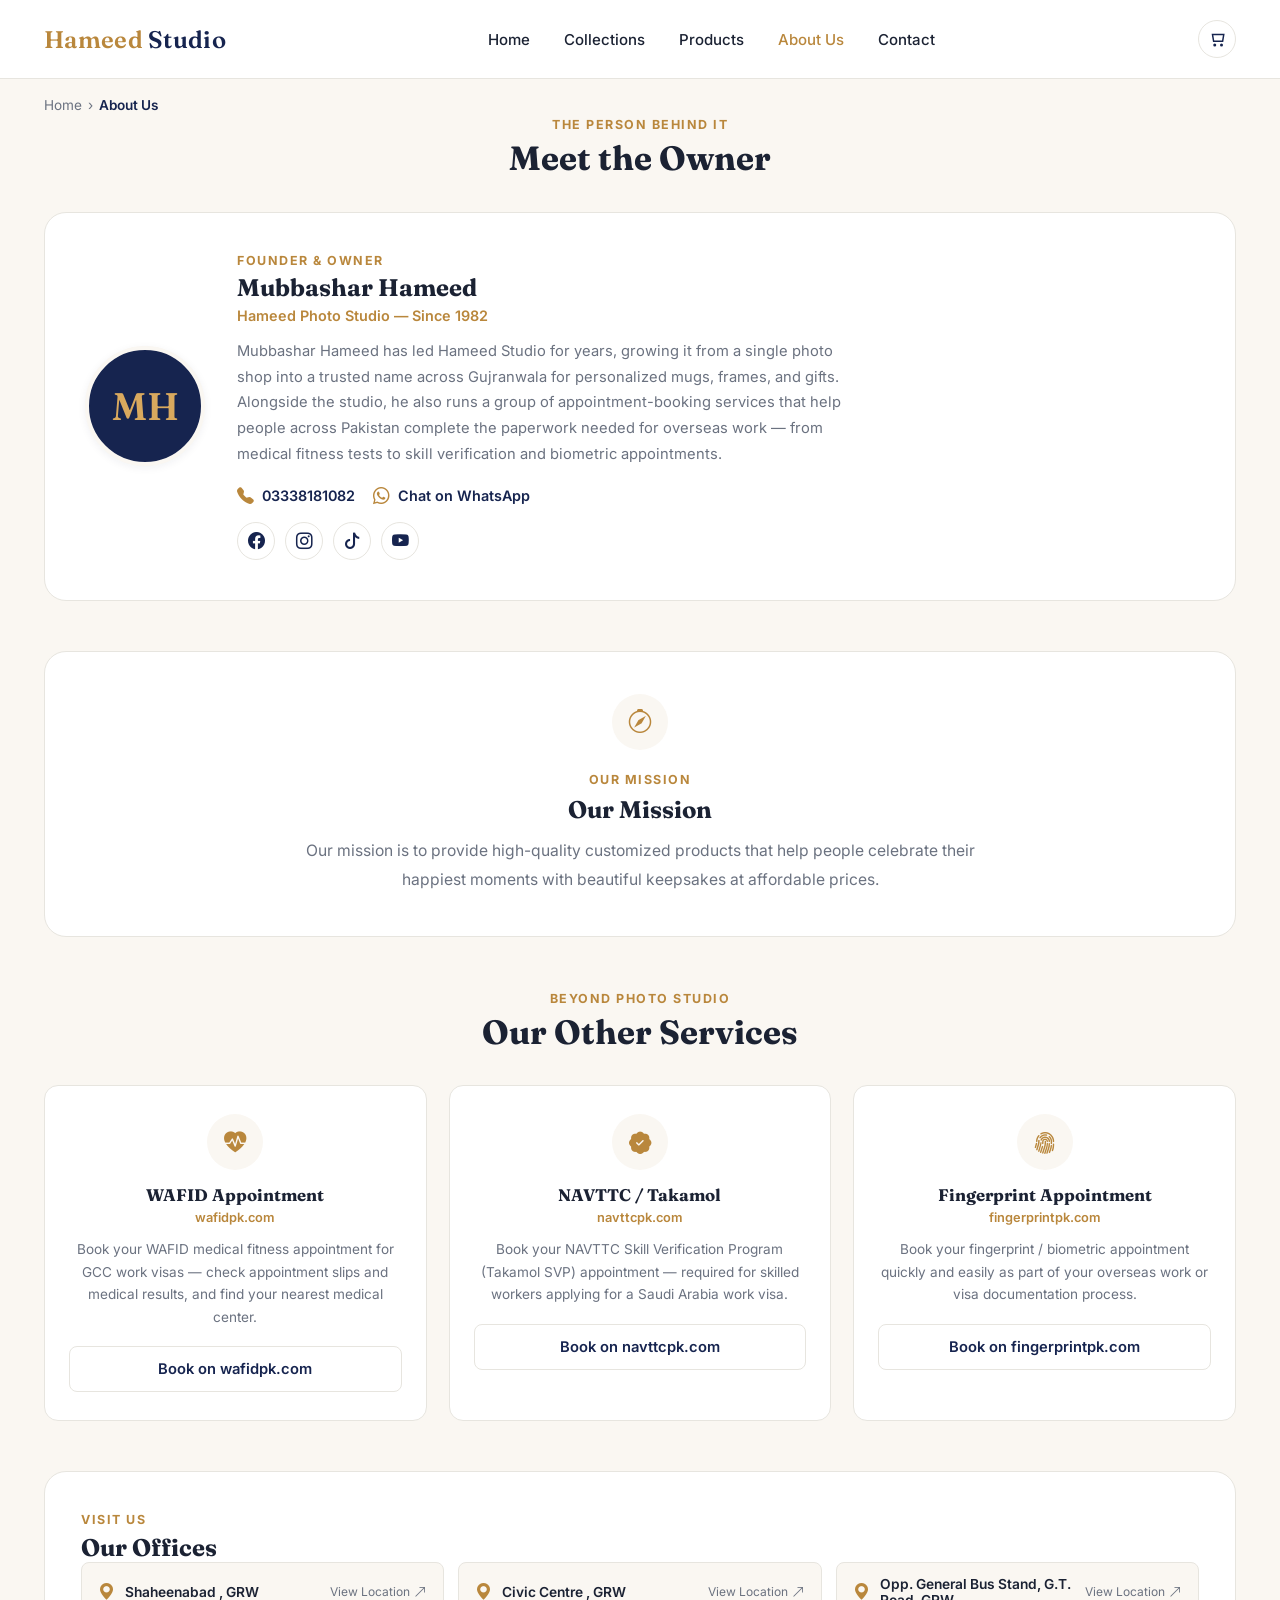
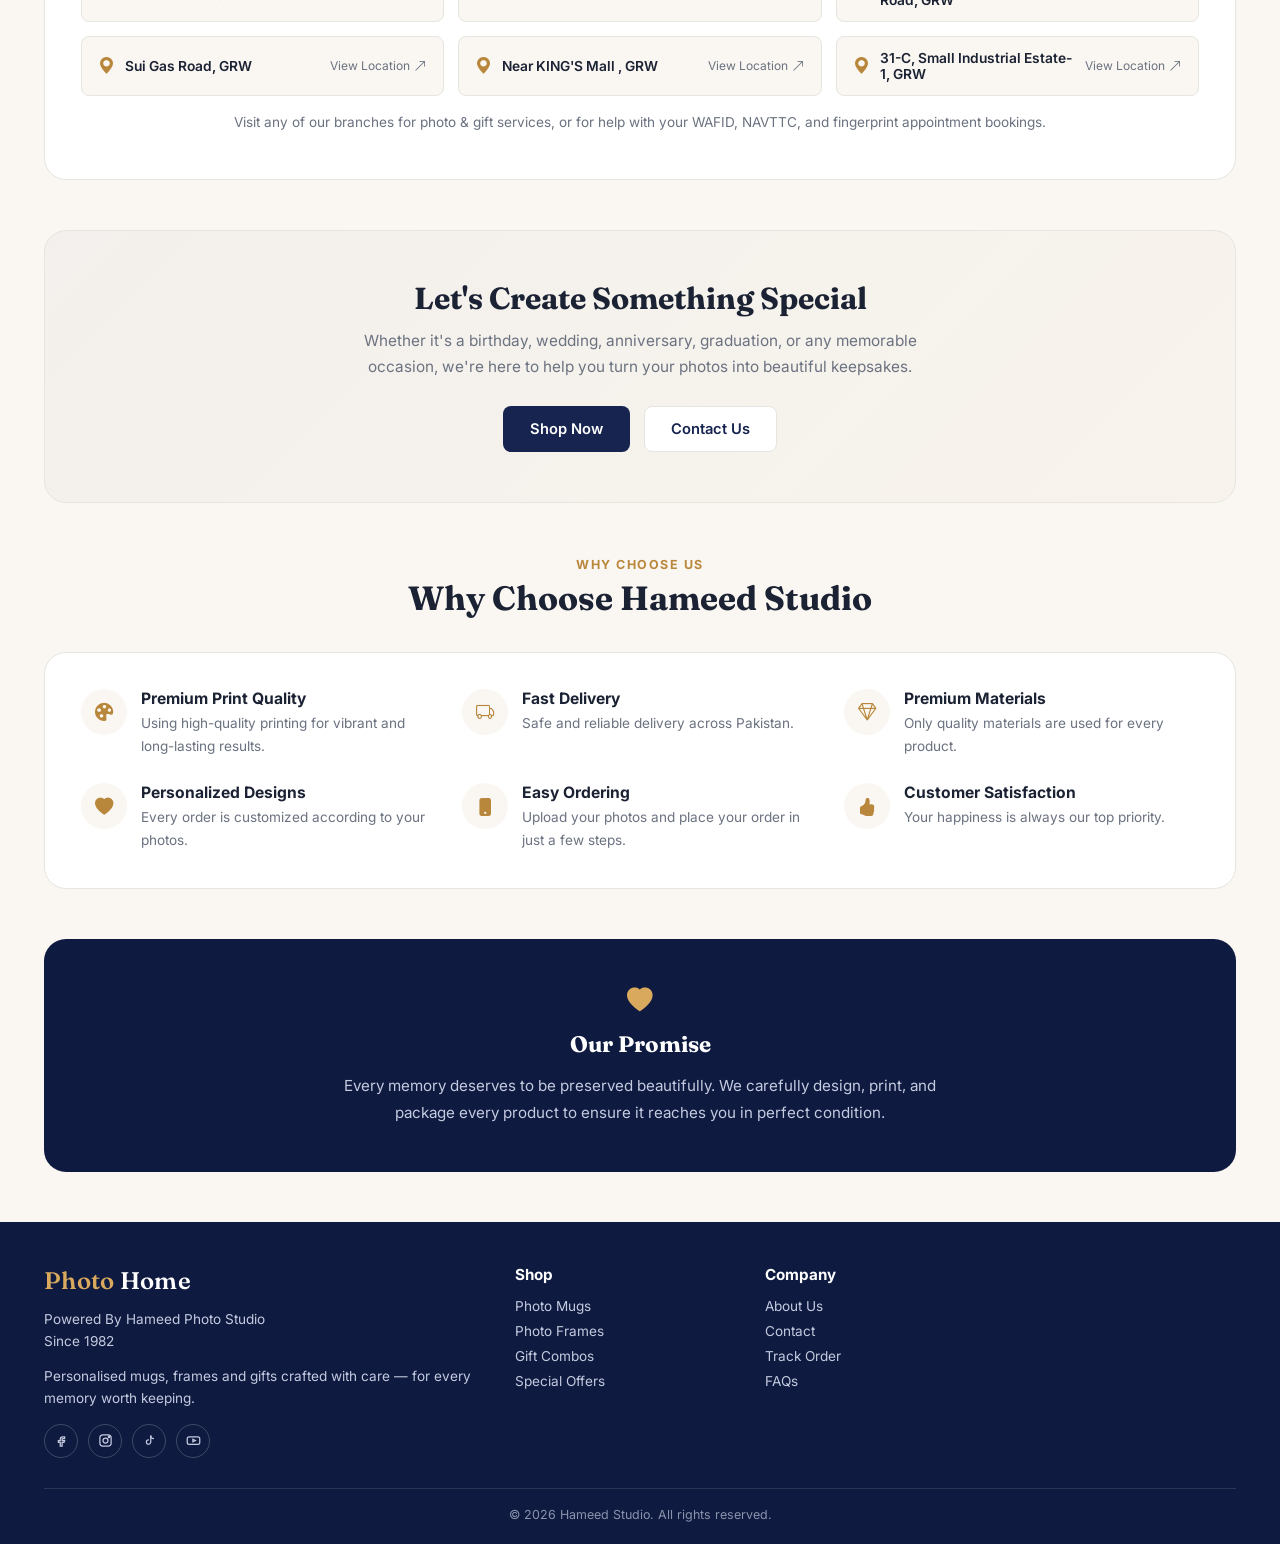
<file: about.html>
<!DOCTYPE html>
<html lang="en">
<head>
<meta charset="UTF-8">
<meta name="viewport" content="width=device-width, initial-scale=1.0">
<title>About Us — Hameed Studio</title>
  <link rel="icon" type="image/png" href="f.png">

<link rel="preconnect" href="https://fonts.googleapis.com">
<link href="https://fonts.googleapis.com/css2?family=Fraunces:wght@500;600;700&family=Inter:wght@400;500;600;700&display=swap" rel="stylesheet">
<link rel="stylesheet" href="https://cdn.jsdelivr.net/npm/bootstrap-icons@1.11.3/font/bootstrap-icons.css">
<link rel="stylesheet" href="css/style.css">
<style>
  /* ---------- About page (scoped additions, on-brand) ---------- */
  .about-hero{
    background:var(--navy);
    border-radius:var(--radius-lg);
    padding:56px 40px;
    margin:26px 0 50px;
    color:#fff;
    text-align:center;
  }
  .about-hero .eyebrow{color:var(--gold-light);}
  .about-hero h1{
    color:#fff;
    font-size:clamp(1.9rem,4vw,2.7rem);
    margin:10px 0 18px;
  }
  .about-hero p{
    color:#d9ddea;
    max-width:680px;
    margin:0 auto 10px;
    font-size:1rem;
    line-height:1.8;
  }

  .about-mission{
    background:#fff;
    border:1px solid var(--border);
    border-radius:var(--radius-lg);
    padding:42px;
    text-align:center;
    margin-bottom:50px;
  }
  .about-mission .icon-circle{
    width:56px;height:56px;
    border-radius:50%;
    background:var(--cream);
    display:flex;align-items:center;justify-content:center;
    margin:0 auto 18px;
  }
  .about-mission .icon-circle i{font-size:1.5rem;color:var(--gold);}
  .about-mission h2{font-size:1.5rem;margin-bottom:14px;}
  .about-mission p{
    max-width:680px;
    margin:0 auto;
    color:var(--muted);
    font-size:.98rem;
    line-height:1.8;
  }

  .offer-grid{
    display:grid;
    grid-template-columns:repeat(4,1fr);
    gap:16px;
    margin-bottom:50px;
  }
  .offer-item{
    background:#fff;
    border:1px solid var(--border);
    border-radius:var(--radius);
    padding:20px 18px;
    display:flex;
    align-items:center;
    gap:12px;
    font-weight:600;
    font-size:.92rem;
    color:var(--text);
    transition:box-shadow .15s ease, transform .15s ease, border-color .15s ease;
  }
  .offer-item:hover{
    box-shadow:var(--shadow-sm);
    transform:translateY(-2px);
    border-color:var(--gold-light);
  }
  .offer-item .check{
    width:30px;height:30px;
    border-radius:50%;
    background:var(--cream);
    color:var(--gold);
    display:flex;align-items:center;justify-content:center;
    flex:none;
    font-size:.9rem;
  }

  .why-strip{
    background:#fff;
    border:1px solid var(--border);
    border-radius:var(--radius-lg);
    padding:36px;
    display:grid;
    grid-template-columns:repeat(3,1fr);
    gap:26px;
    margin-bottom:50px;
  }
  .why-item{display:flex;gap:14px;align-items:flex-start;}
  .why-item .icon-circle{
    width:46px;height:46px;
    border-radius:50%;
    background:var(--cream);
    display:flex;align-items:center;justify-content:center;
    flex:none;
  }
  .why-item .icon-circle i{font-size:1.15rem;color:var(--gold);}
  .why-item b{display:block;font-size:.98rem;margin-bottom:4px;}
  .why-item span{font-size:.85rem;color:var(--muted);line-height:1.6;}

  .about-promise{
    background:var(--navy-dark);
    border-radius:var(--radius-lg);
    padding:46px 40px;
    text-align:center;
    color:#fff;
    margin-bottom:50px;
  }
  .about-promise i.bi-heart-fill{font-size:1.6rem;color:var(--gold-light);margin-bottom:16px;display:block;}
  .about-promise h2{color:#fff;font-size:1.4rem;margin-bottom:14px;}
  .about-promise p{
    color:#c4cae0;
    max-width:620px;
    margin:0 auto;
    font-size:.95rem;
    line-height:1.8;
  }

  /* ---------- Meet the Owner ---------- */
  .owner-section{
    background:#fff;
    border:1px solid var(--border);
    border-radius:var(--radius-lg);
    padding:40px;
    margin-bottom:50px;
    display:flex;
    align-items:center;
    gap:32px;
    flex-wrap:wrap;
  }
  .owner-photo{
    width:120px;height:120px;
    border-radius:50%;
    background:var(--navy);
    color:var(--gold-light);
    display:flex;align-items:center;justify-content:center;
    font-family:var(--font-display);
    font-size:2.4rem;
    font-weight:600;
    flex:none;
    border:4px solid var(--cream);
    box-shadow:var(--shadow-sm);
  }
  .owner-details{flex:1;min-width:240px;}
  .owner-details .eyebrow{display:block;margin-bottom:6px;}
  .owner-details h2{font-size:1.5rem;margin-bottom:6px;}
  .owner-details .owner-role{color:var(--gold);font-weight:600;font-size:.9rem;margin-bottom:14px;}
  .owner-details p{color:var(--muted);font-size:.92rem;line-height:1.75;margin-bottom:18px;max-width:620px;}
  .owner-contact-row{display:flex;align-items:center;gap:18px;flex-wrap:wrap;margin-bottom:16px;}
  .owner-contact-row a{
    display:inline-flex;align-items:center;gap:8px;
    font-weight:600;font-size:.9rem;color:var(--navy);
  }
  .owner-contact-row a:hover{color:var(--gold);}
  .owner-contact-row i{color:var(--gold);font-size:1.05rem;}
  .owner-social-row{display:flex;gap:10px;}
  .owner-social-row a{
    width:38px;height:38px;
    border-radius:50%;
    border:1px solid var(--border);
    display:flex;align-items:center;justify-content:center;
    color:var(--navy);
    transition:background .15s ease, border-color .15s ease, color .15s ease;
  }
  .owner-social-row a:hover{background:var(--navy);border-color:var(--navy);color:#fff;}
  .owner-social-row i{font-size:1.05rem;}

  /* ---------- Other Websites / Services ---------- */
  .services-grid{
    display:grid;
    grid-template-columns:repeat(3,1fr);
    gap:22px;
    margin-bottom:50px;
  }
  .service-card{
    background:#fff;
    border:1px solid var(--border);
    border-radius:var(--radius);
    padding:28px 24px;
    text-align:center;
    transition:box-shadow .15s ease, transform .15s ease;
  }
  .service-card:hover{box-shadow:var(--shadow);transform:translateY(-3px);}
  .service-card .icon-circle{
    width:56px;height:56px;
    border-radius:50%;
    background:var(--cream);
    display:flex;align-items:center;justify-content:center;
    margin:0 auto 16px;
  }
  .service-card .icon-circle i{font-size:1.4rem;color:var(--gold);}
  .service-card h3{font-size:1.05rem;margin-bottom:4px;}
  .service-card .service-domain{
    display:block;
    font-size:.8rem;
    color:var(--gold);
    font-weight:600;
    margin-bottom:12px;
  }
  .service-card p{font-size:.85rem;color:var(--muted);line-height:1.65;margin-bottom:18px;min-height:66px;}
  .service-card .btn{width:100%;}

  /* ---------- Offices ---------- */
  .offices-section{
    background:#fff;
    border:1px solid var(--border);
    border-radius:var(--radius-lg);
    padding:36px;
    margin-bottom:50px;
  }
  .offices-section .store-item{
    background:var(--cream);
    border:1px solid var(--border);
  }
  .offices-section .store-item:hover{
    background:#fff;
    border-color:var(--gold);
    box-shadow:var(--shadow-sm);
  }
  .offices-section .store-name{color:var(--text);}
  .offices-section .store-view{color:var(--muted);}
  .offices-section .store-item i.bi-geo-alt-fill{color:var(--gold);}
  .offices-note{
    font-size:.85rem;
    color:var(--muted);
    margin-top:18px;
    text-align:center;
  }

  .about-cta{
    text-align:center;
    padding:50px 24px;
    background:linear-gradient(135deg, #16244f08 0%, #b9873c08 100%);
    border-radius:var(--radius-lg);
    border:1px solid var(--border);
    margin-bottom:50px;
  }
  .about-cta h2{font-size:clamp(1.4rem,3vw,1.9rem);margin-bottom:12px;}
  .about-cta p{
    max-width:560px;
    margin:0 auto 26px;
    color:var(--muted);
    font-size:.96rem;
    line-height:1.7;
  }
  .about-cta .cta-buttons{
    display:flex;
    justify-content:center;
    gap:14px;
    flex-wrap:wrap;
  }

  @media (max-width:1024px){
    .offer-grid{grid-template-columns:repeat(2,1fr);}
    .why-strip{grid-template-columns:repeat(2,1fr);}
    .services-grid{grid-template-columns:1fr 1fr;}
  }
  @media (max-width:768px){
    .about-hero,.about-mission,.about-promise{padding:32px 22px;}
    .why-strip{grid-template-columns:1fr;padding:26px;}
    .offer-grid{grid-template-columns:1fr 1fr;}
    .owner-section{padding:28px;text-align:center;justify-content:center;}
    .owner-contact-row,.owner-social-row{justify-content:center;}
    .services-grid{grid-template-columns:1fr;}
    .offices-section{padding:26px;}
  }
  @media (max-width:520px){
    .offer-grid{grid-template-columns:1fr;}
    .cta-buttons{flex-direction:column;}
    .cta-buttons .btn{width:100%;}
  }
</style>
</head>
<body>
  <header class="site-header">
      <div class="container">
        <a href="index.html" class="logo">Hameed <span>Studio</span></a>
        <nav class="main-nav">
          <a href="index.html" >Home</a>
          <a href="./coll.html">Collections</a>
          <a href="products.html">Products</a>
          <a href="about.html" class="active">About Us</a>
          <a href="contact.html">Contact</a>
        </nav>
        <div class="header-icons">
          
          <a href="cart.html" class="icon-btn" aria-label="Cart">
            <svg viewBox="0 0 24 24" fill="none" stroke="currentColor" stroke-width="2">
              <path d="M6 6h15l-1.5 9h-12z" />
              <circle cx="9" cy="20" r="1" />
              <circle cx="18" cy="20" r="1" />
            </svg>
            <span class="cart-count">0</span>
          </a>
        
          <button class="hamburger" aria-label="Menu">
            <svg viewBox="0 0 24 24" fill="none" stroke="currentColor" stroke-width="2">
              <path d="M3 6h18M3 12h18M3 18h18" />
            </svg>
          </button>
        </div>
      </div>
      <nav class="mobile-nav">
        <a href="index.html">Home</a>
        <a href="coll.html">Collections</a>
        <a href="products.html">Products</a>
        <a href="about.html">About Us</a>
        <a href="contact.html">Contact</a>
      </nav>
    </header>

<div class="container">
  <div class="breadcrumb">
    <a href="index.html">Home</a><span class="sep">›</span><span class="current">About Us</span>
  </div>


  <!-- Meet the Owner -->
  <div class="section-head contact-section-head">
    <span class="eyebrow">The Person Behind It</span>
    <h2 style="margin-top:6px;">Meet the Owner</h2>
  </div>
  <div class="owner-section">
    <div class="owner-photo">MH</div>
    <div class="owner-details">
      <span class="eyebrow">Founder &amp; Owner</span>
      <h2>Mubbashar Hameed</h2>
      <div class="owner-role">Hameed Photo Studio — Since 1982</div>
      <p>Mubbashar Hameed has led Hameed Studio for years, growing it from a single photo shop into a trusted name across Gujranwala for personalized mugs, frames, and gifts. Alongside the studio, he also runs a group of appointment-booking services that help people across Pakistan complete the paperwork needed for overseas work — from medical fitness tests to skill verification and biometric appointments.</p>
      <div class="owner-contact-row">
        <a href="tel:+923338181082"><i class="bi bi-telephone-fill"></i> 03338181082</a>
        <a href="https://wa.me/923338181082" target="_blank" rel="noopener noreferrer"><i class="bi bi-whatsapp"></i> Chat on WhatsApp</a>
      </div>
      <div class="owner-social-row">
        <a href="https://www.facebook.com/share/1FpU9w5zaE/?mibextid=wwXIfr" target="_blank" rel="noopener noreferrer" aria-label="Facebook"><i class="bi bi-facebook"></i></a>
        <a href="https://www.instagram.com/photohome92?utm_source=ig_web_button_share_sheet&igsh=ZDNlZDc0MzIxNw==" target="_blank" rel="noopener noreferrer" aria-label="Instagram"><i class="bi bi-instagram"></i></a>
        <a href="https://www.tiktok.com/@mubbasharhameed?_r=1&_d=el9mgd0d287khg&sec_uid=MS4wLjABAAAAEWGDdGhFYpXPYLI64K3etRBabU9BoQK030XQkEzIUqg5eX-70fOCUuhP2rF45krd&share_author_id=6718066188109317126&sharer_language=en&source=h5_m&u_code=d7ci6beak2mieh&item_author_type=1&utm_source=copy&tt_from=copy&enable_checksum=1&utm_medium=ios&share_link_id=FFA231FA-F292-4E8D-B7E1-EBB115551BD9&user_id=6718066188109317126&sec_user_id=MS4wLjABAAAAEWGDdGhFYpXPYLI64K3etRBabU9BoQK030XQkEzIUqg5eX-70fOCUuhP2rF45krd&social_share_type=4&ug_btm=b8727,b0&utm_campaign=client_share&share_app_id=1233" target="_blank" rel="noopener noreferrer" aria-label="TikTok"><i class="bi bi-tiktok"></i></a>
        <a href="https://youtube.com/@hameedphotostudio9298?si=7_X4aQQ2ddpOKIj0" target="_blank" rel="noopener noreferrer" aria-label="YouTube"><i class="bi bi-youtube"></i></a>
      </div>
    </div>
  </div>
  <!-- 2. Our Mission -->
  <div class="about-mission">
    <div class="icon-circle"><i class="bi bi-compass"></i></div>
    <span class="eyebrow">Our Mission</span>
    <h2 style="margin-top:8px;">Our Mission</h2>
    <p>Our mission is to provide high-quality customized products that help people celebrate their happiest moments with beautiful keepsakes at affordable prices.</p>
  </div>




  <!-- Our Other Websites / Services -->
  <div class="section-head contact-section-head">
    <span class="eyebrow">Beyond Photo Studio</span>
    <h2 style="margin-top:6px;">Our Other Services</h2>
  </div>
  <div class="services-grid">
    <div class="service-card">
      <div class="icon-circle"><i class="bi bi-heart-pulse-fill"></i></div>
      <h3>WAFID Appointment</h3>
      <span class="service-domain">wafidpk.com</span>
      <p>Book your WAFID medical fitness appointment for GCC work visas — check appointment slips and medical results, and find your nearest medical center.</p>
      <a href="https://wafidpk.com" target="_blank" rel="noopener noreferrer" class="btn btn-outline">Book on wafidpk.com</a>
    </div>
    <div class="service-card">
      <div class="icon-circle"><i class="bi bi-patch-check-fill"></i></div>
      <h3>NAVTTC / Takamol</h3>
      <span class="service-domain">navttcpk.com</span>
      <p>Book your NAVTTC Skill Verification Program (Takamol SVP) appointment — required for skilled workers applying for a Saudi Arabia work visa.</p>
      <a href="https://navttcpk.com" target="_blank" rel="noopener noreferrer" class="btn btn-outline">Book on navttcpk.com</a>
    </div>
    <div class="service-card">
      <div class="icon-circle"><i class="bi bi-fingerprint"></i></div>
      <h3>Fingerprint Appointment</h3>
      <span class="service-domain">fingerprintpk.com</span>
      <p>Book your fingerprint / biometric appointment quickly and easily as part of your overseas work or visa documentation process.</p>
      <a href="https://fingerprintpk.com" target="_blank" rel="noopener noreferrer" class="btn btn-outline">Book on fingerprintpk.com</a>
    </div>
  </div>

  <!-- Our Offices -->
  <div class="offices-section">
    <div class="contact-section-head">
      <span class="eyebrow">Visit Us</span>
      <h2 style="margin-top:6px;">Our Offices</h2>
    </div>
    <div class="store-grid">
      <a class="store-item" href="https://maps.app.goo.gl/Ns7Nab46HfmEYiUe8" target="_blank" rel="noopener noreferrer">
        <i class="bi bi-geo-alt-fill"></i>
        <span class="store-name">Shaheenabad , GRW</span>
        <span class="store-view">View Location <i class="bi bi-arrow-up-right"></i></span>
      </a>
      <a class="store-item" href="https://maps.app.goo.gl/9WUnMPao4esh6DT9A" target="_blank" rel="noopener noreferrer">
        <i class="bi bi-geo-alt-fill"></i>
        <span class="store-name">Civic Centre , GRW</span>
        <span class="store-view">View Location <i class="bi bi-arrow-up-right"></i></span>
      </a>
      <a class="store-item" href="https://maps.app.goo.gl/9Dsx5iBLH7k877bQ9" target="_blank" rel="noopener noreferrer">
        <i class="bi bi-geo-alt-fill"></i>
        <span class="store-name">Opp. General Bus Stand, G.T. Road, GRW</span>
        <span class="store-view">View Location <i class="bi bi-arrow-up-right"></i></span>
      </a>
      <a class="store-item" href="https://maps.app.goo.gl/rNb89twX9jYsZD4z9" target="_blank" rel="noopener noreferrer">
        <i class="bi bi-geo-alt-fill"></i>
        <span class="store-name">Sui Gas Road, GRW</span>
        <span class="store-view">View Location <i class="bi bi-arrow-up-right"></i></span>
      </a>
      <a class="store-item" href="https://maps.app.goo.gl/7EHVBnwbSZJgqomSA" target="_blank" rel="noopener noreferrer">
        <i class="bi bi-geo-alt-fill"></i>
        <span class="store-name">Near KING'S Mall , GRW</span>
        <span class="store-view">View Location <i class="bi bi-arrow-up-right"></i></span>
      </a>
      <a class="store-item" href="https://maps.app.goo.gl/yhW7ZsPJetTutuQg9" target="_blank" rel="noopener noreferrer">
        <i class="bi bi-geo-alt-fill"></i>
        <span class="store-name">31-C, Small Industrial Estate-1, GRW</span>
        <span class="store-view">View Location <i class="bi bi-arrow-up-right"></i></span>
      </a>
    </div>
    <p class="offices-note">Visit any of our branches for photo &amp; gift services, or for help with your WAFID, NAVTTC, and fingerprint appointment bookings.</p>
  </div>

  <!-- 6. Call To Action -->
  <div class="about-cta">
    <h2>Let's Create Something Special</h2>
    <p>Whether it's a birthday, wedding, anniversary, graduation, or any memorable occasion, we're here to help you turn your photos into beautiful keepsakes.</p>
    <div class="cta-buttons">
      <a href="products.html" class="btn btn-primary">Shop Now</a>
      <a href="contact.html" class="btn btn-outline">Contact Us</a>
    </div>
  </div>
  <!-- 4. Why Choose Hameed Studio -->
  <div class="section-head contact-section-head">
    <span class="eyebrow">Why Choose Us</span>
    <h2 style="margin-top:6px;">Why Choose Hameed Studio</h2>
  </div>
  <div class="why-strip">
    <div class="why-item">
      <div class="icon-circle"><i class="bi bi-palette-fill"></i></div>
      <div>
        <b>Premium Print Quality</b>
        <span>Using high-quality printing for vibrant and long-lasting results.</span>
      </div>
    </div>
    <div class="why-item">
      <div class="icon-circle"><i class="bi bi-truck"></i></div>
      <div>
        <b>Fast Delivery</b>
        <span>Safe and reliable delivery across Pakistan.</span>
      </div>
    </div>
    <div class="why-item">
      <div class="icon-circle"><i class="bi bi-gem"></i></div>
      <div>
        <b>Premium Materials</b>
        <span>Only quality materials are used for every product.</span>
      </div>
    </div>
    <div class="why-item">
      <div class="icon-circle"><i class="bi bi-heart-fill"></i></div>
      <div>
        <b>Personalized Designs</b>
        <span>Every order is customized according to your photos.</span>
      </div>
    </div>
    <div class="why-item">
      <div class="icon-circle"><i class="bi bi-phone-fill"></i></div>
      <div>
        <b>Easy Ordering</b>
        <span>Upload your photos and place your order in just a few steps.</span>
      </div>
    </div>
    <div class="why-item">
      <div class="icon-circle"><i class="bi bi-hand-thumbs-up-fill"></i></div>
      <div>
        <b>Customer Satisfaction</b>
        <span>Your happiness is always our top priority.</span>
      </div>
    </div>
  </div>
  <!-- 5. Our Promise -->
  <div class="about-promise">
    <i class="bi bi-heart-fill"></i>
    <h2>Our Promise</h2>
    <p>Every memory deserves to be preserved beautifully. We carefully design, print, and package every product to ensure it reaches you in perfect condition.</p>
  </div>
</div>
  <footer class="site-footer" id="footer-section">
      <div class="container">
        <div class="footer-grid">
          <div>
                <a href="index.html" class="logo" style="color: #d9a95e;">Photo <span style="color: #fff;">Home</span></a>
            <p>Powered By Hameed Photo Studio <br> Since 1982</p>
                <p>Personalised mugs, frames and gifts crafted with care — for every memory worth keeping.</p>
            <div class="social-row">
              <a href="https://www.facebook.com/share/1FpU9w5zaE/?mibextid=wwXIfr" aria-label="Facebook"><svg viewBox="0 0 24 24" fill="none" stroke="currentColor"
                  stroke-width="2">
                  <path d="M14 9h3V6h-3a4 4 0 00-4 4v2H7v3h3v6h3v-6h3l1-3h-4v-2a1 1 0 011-1z" />
                </svg></a>
              <a href="https://www.instagram.com/photohome92?utm_source=ig_web_button_share_sheet&igsh=ZDNlZDc0MzIxNw==" aria-label="Instagram"><svg viewBox="0 0 24 24" fill="none" stroke="currentColor"
                  stroke-width="2">
                  <rect x="3" y="3" width="18" height="18" rx="5" />
                  <circle cx="12" cy="12" r="4" />
                  <circle cx="17.5" cy="6.5" r="1" />
                </svg></a>
              <a href="https://www.tiktok.com/@mubbasharhameed?_r=1&_d=el9mgd0d287khg&sec_uid=MS4wLjABAAAAEWGDdGhFYpXPYLI64K3etRBabU9BoQK030XQkEzIUqg5eX-70fOCUuhP2rF45krd&share_author_id=6718066188109317126&sharer_language=en&source=h5_m&u_code=d7ci6beak2mieh&item_author_type=1&utm_source=copy&tt_from=copy&enable_checksum=1&utm_medium=ios&share_link_id=FFA231FA-F292-4E8D-B7E1-EBB115551BD9&user_id=6718066188109317126&sec_user_id=MS4wLjABAAAAEWGDdGhFYpXPYLI64K3etRBabU9BoQK030XQkEzIUqg5eX-70fOCUuhP2rF45krd&social_share_type=4&ug_btm=b8727,b0&utm_campaign=client_share&share_app_id=1233" aria-label="TikTok"><svg viewBox="0 0 24 24" fill="none" stroke="currentColor"
                  stroke-width="2">
                  <path d="M14 4v10.5a3.5 3.5 0 11-3-3.46" />
                  <path d="M14 4a5 5 0 005 5" />
                </svg></a>
              <a href="https://youtube.com/@hameedphotostudio9298?si=7_X4aQQ2ddpOKIj0" aria-label="YouTube"><svg viewBox="0 0 24 24" fill="none" stroke="currentColor"
                  stroke-width="2">
                  <rect x="2" y="6" width="20" height="12" rx="3" />
                  <path d="M11 10l4 2-4 2z" />
                </svg></a>
            </div>
          </div>
          <div>
            <h4>Shop</h4>
            <ul>
              <li><a href="products.html">Photo Mugs</a></li>
              <li><a href="products.html">Photo Frames</a></li>
              <li><a href="products.html">Gift Combos</a></li>
              <li><a href="products.html">Special Offers</a></li>
            </ul>
          </div>
          <div>
            <h4>Company</h4>
            <ul>
              <li><a href="about.html">About Us</a></li>
              <li><a href="contact.html">Contact</a></li>
              <li><a href="contact.html">Track Order</a></li>
              <li><a href="about.html">FAQs</a></li>
            </ul>
          </div>
         
        </div>

    
        <div class="footer-bottom">© 2026 Hameed Studio. All rights reserved.</div>
      </div>
    </footer>


<script src="js/cart.js"></script>
<script src="js/main.js"></script>
</body>
</html>
</file>
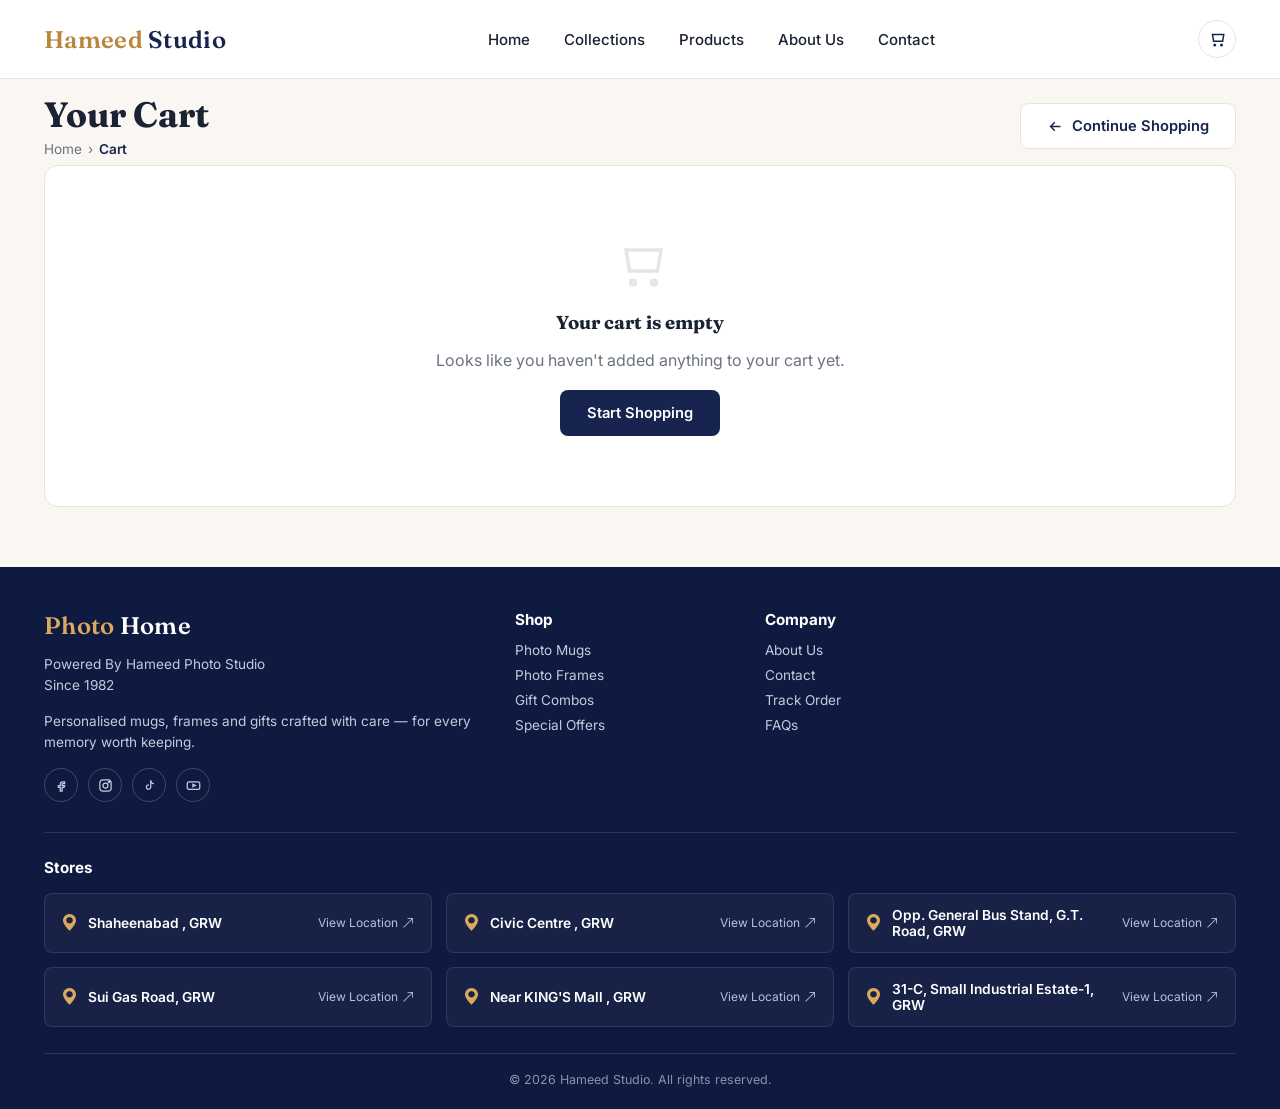
<file: cart.html>
<!DOCTYPE html>
<html lang="en">
<head>
<meta charset="UTF-8">
<meta name="viewport" content="width=device-width, initial-scale=1.0">
<title>Your Cart — Hameed Studio</title>
  <link rel="icon" type="image/png" href="f.png">

<link rel="preconnect" href="https://fonts.googleapis.com">
<link href="https://fonts.googleapis.com/css2?family=Fraunces:wght@500;600;700&family=Inter:wght@400;500;600;700&display=swap" rel="stylesheet">
<link rel="stylesheet" href="css/style.css">
<link rel="stylesheet" href="https://cdn.jsdelivr.net/npm/bootstrap-icons@1.11.3/font/bootstrap-icons.css">
</head>
<body>
  <header class="site-header">
      <div class="container">
        <a href="index.html" class="logo">Hameed <span>Studio</span></a>
        <nav class="main-nav">
          <a href="index.html" >Home</a>
          <a href="./coll.html">Collections</a>
          <a href="products.html">Products</a>
          <a href="about.html">About Us</a>
          <a href="contact.html">Contact</a>
        </nav>
        <div class="header-icons">
          
          <a href="cart.html" class="icon-btn" aria-label="Cart">
            <svg viewBox="0 0 24 24" fill="none" stroke="currentColor" stroke-width="2">
              <path d="M6 6h15l-1.5 9h-12z" />
              <circle cx="9" cy="20" r="1" />
              <circle cx="18" cy="20" r="1" />
            </svg>
            <span class="cart-count">0</span>
          </a>
        
          <button class="hamburger" aria-label="Menu">
            <svg viewBox="0 0 24 24" fill="none" stroke="currentColor" stroke-width="2">
              <path d="M3 6h18M3 12h18M3 18h18" />
            </svg>
          </button>
        </div>
      </div>
      <nav class="mobile-nav">
        <a href="index.html">Home</a>
        <a href="coll.html">Collections</a>
        <a href="products.html">Products</a>
        <a href="about.html">About Us</a>
        <a href="contact.html">Contact</a>
      </nav>
    </header>
<div class="container">
  <div class="page-title-row">
    <div>
      <h1>Your Cart</h1>
      <div class="breadcrumb" style="padding-top:6px;">
        <a href="index.html">Home</a><span class="sep">›</span><span class="current">Cart</span>
      </div>
    </div>
    <a href="products.html" class="btn btn-outline">
      <svg viewBox="0 0 24 24" fill="none" stroke="currentColor" stroke-width="2"><path d="M19 12H5M11 6l-6 6 6 6"/></svg>
      Continue Shopping
    </a>
  </div>

  <div id="cart-container" style="padding-bottom:60px;"></div>

  <!-- Customer Info Modal -->
  <div id="checkout-modal" class="modal-overlay" style="display:none;">
    <div class="modal-content">
      <div class="modal-header">
        <h2>Complete Your Order</h2>
        <button class="modal-close" onclick="closeCheckoutModal()">&times;</button>
      </div>
      <form id="checkout-form" onsubmit="handleCheckoutSubmit(event)">
        <div class="form-group">
          <label for="customer-name">Full Name *</label>
          <input type="text" id="customer-name" name="name" required placeholder="Enter your full name">
        </div>
        <div class="form-group">
          <label for="customer-email">Email Address *</label>
          <input type="email" id="customer-email" name="email" required placeholder="your@email.com">
        </div>
        <div class="form-group">
          <label for="customer-phone">Phone Number *</label>
          <input type="tel" id="customer-phone" name="phone" required placeholder="Your phone number">
        </div>
        <div class="form-group" id="delivery-address-group">
          <label for="customer-address">Delivery Address *</label>
          <textarea id="customer-address" name="address" required placeholder="Enter your complete delivery address" rows="3"></textarea>
        </div>
        <div class="form-actions">
          <button type="button" class="btn btn-outline" onclick="closeCheckoutModal()">Cancel</button>
          <button type="submit" class="btn btn-gold">Complete Order</button>
        </div>
      </form>
    </div>
  </div>
</div>
  <footer class="site-footer" id="footer-section">
      <div class="container">
        <div class="footer-grid">
          <div>
                <a href="index.html" class="logo" style="color: #d9a95e;">Photo <span style="color: #fff;">Home</span></a>
            <p>Powered By Hameed Photo Studio <br> Since 1982</p>
                <p>Personalised mugs, frames and gifts crafted with care — for every memory worth keeping.</p>
            <div class="social-row">
              <a href="https://www.facebook.com/share/1FpU9w5zaE/?mibextid=wwXIfr" aria-label="Facebook"><svg viewBox="0 0 24 24" fill="none" stroke="currentColor"
                  stroke-width="2">
                  <path d="M14 9h3V6h-3a4 4 0 00-4 4v2H7v3h3v6h3v-6h3l1-3h-4v-2a1 1 0 011-1z" />
                </svg></a>
              <a href="https://www.instagram.com/photohome92?utm_source=ig_web_button_share_sheet&igsh=ZDNlZDc0MzIxNw==" aria-label="Instagram"><svg viewBox="0 0 24 24" fill="none" stroke="currentColor"
                  stroke-width="2">
                  <rect x="3" y="3" width="18" height="18" rx="5" />
                  <circle cx="12" cy="12" r="4" />
                  <circle cx="17.5" cy="6.5" r="1" />
                </svg></a>
              <a href="https://www.tiktok.com/@mubbasharhameed?_r=1&_d=el9mgd0d287khg&sec_uid=MS4wLjABAAAAEWGDdGhFYpXPYLI64K3etRBabU9BoQK030XQkEzIUqg5eX-70fOCUuhP2rF45krd&share_author_id=6718066188109317126&sharer_language=en&source=h5_m&u_code=d7ci6beak2mieh&item_author_type=1&utm_source=copy&tt_from=copy&enable_checksum=1&utm_medium=ios&share_link_id=FFA231FA-F292-4E8D-B7E1-EBB115551BD9&user_id=6718066188109317126&sec_user_id=MS4wLjABAAAAEWGDdGhFYpXPYLI64K3etRBabU9BoQK030XQkEzIUqg5eX-70fOCUuhP2rF45krd&social_share_type=4&ug_btm=b8727,b0&utm_campaign=client_share&share_app_id=1233" aria-label="TikTok"><svg viewBox="0 0 24 24" fill="none" stroke="currentColor"
                  stroke-width="2">
                  <path d="M14 4v10.5a3.5 3.5 0 11-3-3.46" />
                  <path d="M14 4a5 5 0 005 5" />
                </svg></a>
              <a href="https://youtube.com/@hameedphotostudio9298?si=7_X4aQQ2ddpOKIj0" aria-label="YouTube"><svg viewBox="0 0 24 24" fill="none" stroke="currentColor"
                  stroke-width="2">
                  <rect x="2" y="6" width="20" height="12" rx="3" />
                  <path d="M11 10l4 2-4 2z" />
                </svg></a>
            </div>
          </div>
          <div>
            <h4>Shop</h4>
            <ul>
              <li><a href="products.html">Photo Mugs</a></li>
              <li><a href="products.html">Photo Frames</a></li>
              <li><a href="products.html">Gift Combos</a></li>
              <li><a href="products.html">Special Offers</a></li>
            </ul>
          </div>
          <div>
            <h4>Company</h4>
            <ul>
              <li><a href="about.html">About Us</a></li>
              <li><a href="contact.html">Contact</a></li>
              <li><a href="contact.html">Track Order</a></li>
              <li><a href="about.html">FAQs</a></li>
            </ul>
          </div>
         
        </div>

        <div class="footer-stores">
          <h4>Stores</h4>
          <div class="store-grid">
            <a class="store-item" href="https://maps.app.goo.gl/Ns7Nab46HfmEYiUe8" target="_blank" rel="noopener noreferrer">
              <i class="bi bi-geo-alt-fill"></i>
              <span class="store-name">Shaheenabad , GRW</span>
              <span class="store-view">View Location <i class="bi bi-arrow-up-right"></i></span>
            </a>
            <a class="store-item" href="https://maps.app.goo.gl/9WUnMPao4esh6DT9A" target="_blank" rel="noopener noreferrer">
              <i class="bi bi-geo-alt-fill"></i>
              <span class="store-name">Civic Centre , GRW</span>
              <span class="store-view">View Location <i class="bi bi-arrow-up-right"></i></span>
            </a>
            <a class="store-item" href="https://maps.app.goo.gl/9Dsx5iBLH7k877bQ9" target="_blank" rel="noopener noreferrer">
              <i class="bi bi-geo-alt-fill"></i>
              <span class="store-name"> Opp. General Bus Stand, G.T. Road, GRW</span>
              <span class="store-view">View Location <i class="bi bi-arrow-up-right"></i></span>
            </a>
            <a class="store-item" href="https://maps.app.goo.gl/rNb89twX9jYsZD4z9" target="_blank" rel="noopener noreferrer">
              <i class="bi bi-geo-alt-fill"></i>
              <span class="store-name">Sui Gas Road, GRW</span>
              <span class="store-view">View Location <i class="bi bi-arrow-up-right"></i></span>
            </a>
            <a class="store-item" href="https://maps.app.goo.gl/7EHVBnwbSZJgqomSA" target="_blank" rel="noopener noreferrer">
              <i class="bi bi-geo-alt-fill"></i>
              <span class="store-name">Near KING'S Mall , GRW</span>
              <span class="store-view">View Location <i class="bi bi-arrow-up-right"></i></span>
            </a>
            <a class="store-item" href="https://maps.app.goo.gl/yhW7ZsPJetTutuQg9" target="_blank" rel="noopener noreferrer">
              <i class="bi bi-geo-alt-fill"></i>
              <span class="store-name">31-C, Small Industrial Estate-1, GRW</span>
              <span class="store-view">View Location <i class="bi bi-arrow-up-right"></i></span>
            </a>
          </div>
        </div>

        <div class="footer-bottom">© 2026 Hameed Studio. All rights reserved.</div>
      </div>
    </footer>


<script src="js/products.js"></script>
<script src="js/cart.js"></script>
<script src="js/main.js"></script>
<script>
let appliedPromo = null;

function populatePickupBranches() {
  const select = document.getElementById("pickup-branch");
  if (!select) return;
  select.innerHTML = '<option value="">Choose a branch</option>' + getPickupBranches().map(branch => `<option value="${branch}">${branch}</option>`).join("");
  select.value = getPickupBranch();
}

function syncDeliveryFormState() {
  const addressGroup = document.getElementById("delivery-address-group");
  const addressInput = document.getElementById("customer-address");

  if (addressGroup) addressGroup.style.display = getDeliveryService() === "pickup" ? "none" : "block";
  if (addressInput) {
    if (getDeliveryService() === "pickup") {
      addressInput.removeAttribute("required");
    } else {
      addressInput.setAttribute("required", "required");
    }
  }
}

// Modal functions
function openCheckoutModal() {
  syncDeliveryFormState();
  document.getElementById("checkout-modal").style.display = "flex";
}

function closeCheckoutModal() {
  document.getElementById("checkout-modal").style.display = "none";
  const form = document.getElementById("checkout-form");
  if (form) {
    form.reset();
    syncDeliveryFormState();
  }
}

function handleCheckoutSubmit(event) {
  event.preventDefault();
  
  const name = document.getElementById("customer-name").value.trim();
  const email = document.getElementById("customer-email").value.trim();
  const phone = document.getElementById("customer-phone").value.trim();
  const address = document.getElementById("customer-address").value.trim();
  const pickupBranch = getPickupBranch();
  const deliveryService = getDeliveryService();
  
  if (!name || !email || !phone) {
    showToast("Please fill in all fields");
    return;
  }

  if (deliveryService === "home-delivery" && !address) {
    showToast("Please enter your delivery address");
    return;
  }

  if (deliveryService === "pickup" && !pickupBranch) {
    showToast("Please select a pickup branch");
    return;
  }

  // Build cart summary for WhatsApp message
  const cart = getCart();
  const cartSummary = cart.map(item => 
    `${item.name} x${item.qty} - ${formatRs(item.price * item.qty)}`
  ).join("\n");
  
  const subtotal = cartSubtotal();
  const discount = appliedPromo ? PROMO_CODES[appliedPromo] : 0;
  const discountedSubtotal = Math.max(0, subtotal - discount);
  const deliveryCharges = cartDeliveryCharges();
  const tax = cartTax(discountedSubtotal);
  const total = discountedSubtotal + deliveryCharges + tax;
  const serviceLabel = cartDeliveryLabel();
  const pickupLine = deliveryService === "pickup" ? `\nPickup Branch: ${pickupBranch}` : "";

  // Prepare message
  const message = `
*New Order from Hameed Studio*

*Customer Details:*
Name: ${name}
Email: ${email}
Phone: ${phone}
Address: ${address}

*Order Items:*
${cartSummary}

Subtotal: ${formatRs(subtotal)}
${discount ? `Promo Code: ${appliedPromo}
Discount: -${formatRs(discount)}` : ""}
Delivery Method: ${serviceLabel}${pickupLine}
Delivery Charges: ${formatRs(deliveryCharges)}
Tax: ${formatRs(tax)}
*Total: ${formatRs(total)}*
  `.trim();

  // Encode for WhatsApp URL
  const encodedMessage = encodeURIComponent(message);
  const whatsappUrl = `https://wa.me/923338181082?text=${encodedMessage}`;
  
  // Clear cart and redirect
  clearCart();
  closeCheckoutModal();
  showToast("Redirecting to WhatsApp...");
  setTimeout(() => {
    window.location.href = whatsappUrl;
  }, 500);
}

function renderCartPage() {
  const cart = getCart();
  const container = document.getElementById("cart-container");

  if (cart.length === 0) {
    container.innerHTML = `
      <div class="empty-cart">
        <svg viewBox="0 0 24 24" fill="none" stroke="currentColor" stroke-width="1.5"><path d="M6 6h15l-1.5 9h-12z"/><circle cx="9" cy="20" r="1"/><circle cx="18" cy="20" r="1"/></svg>
        <h3>Your cart is empty</h3>
        <p>Looks like you haven't added anything to your cart yet.</p>
        <a href="products.html" class="btn btn-primary">Start Shopping</a>
      </div>`;
    return;
  }

  const subtotal = cartSubtotal();
  const discount = appliedPromo ? PROMO_CODES[appliedPromo] : 0;
  const discountedSubtotal = Math.max(0, subtotal - discount);
  const deliveryCharges = cartDeliveryCharges();
  const tax = cartTax(discountedSubtotal);
  const total = discountedSubtotal + deliveryCharges + tax;
  const itemCount = cartCount();
  const service = getDeliveryService();

  container.innerHTML = `
    <div class="cart-layout">
      <div>
        <div class="cart-items">
          ${cart.map(item => `
            <div class="cart-row">
              <div class="cart-thumb">
                ${item.image ? `<img src="${item.image}" alt="${item.name}" onerror="this.style.display='none'; this.nextElementSibling.style.display='flex';">` : ""}
                <div class="cart-thumb-fallback" style="display:${item.image ? "none" : "flex"};">
                  <svg viewBox="0 0 24 24" fill="none" stroke="currentColor" stroke-width="1.5"><rect x="3" y="5" width="18" height="14" rx="2"/><circle cx="8.5" cy="10" r="1.5"/><path d="M21 15l-5-5L5 19"/></svg>
                </div>
              </div>
              <div class="cart-item-info">
                <h3>${item.name}</h3>
                ${item.variantLabel ? `<div class="variant-tags">${item.variantLabel}</div>` : ""}
                <div class="price">${formatRs(item.price)}</div>
              </div>
              <div class="cart-qty-col">
                <div class="qty-control">
                  <button type="button" data-key="${item.key}" data-action="dec">−</button>
                  <input type="text" value="${item.qty}" readonly>
                  <button type="button" data-key="${item.key}" data-action="inc">+</button>
                </div>
              </div>
              <button class="remove-btn" data-key="${item.key}" data-action="remove" aria-label="Remove item">
                <svg viewBox="0 0 24 24" fill="none" stroke="currentColor" stroke-width="2"><path d="M3 6h18M8 6V4a2 2 0 012-2h4a2 2 0 012 2v2m3 0l-1 14a2 2 0 01-2 2H7a2 2 0 01-2-2L4 6"/></svg>
              </button>
            </div>
          `).join("")}
        </div>

        <div class="promo-row">
          <svg viewBox="0 0 24 24" fill="none" stroke="currentColor" stroke-width="2"><path d="M20.6 12.4L12.4 20.6a2 2 0 01-2.8 0l-8.2-8.2V3h9.4l8.2 8.2a2 2 0 010 2.8z"/><circle cx="7.5" cy="7.5" r="1.5"/></svg>
          <span style="font-weight:600;font-size:.9rem;white-space:nowrap;">Have a promo code?</span>
          <input type="text" id="promo-input" placeholder="Enter promo code (try DAD10)">
          <button class="btn btn-primary" id="apply-promo">Apply</button>
        </div>
      </div>

      <div>
        <div class="order-summary">
          <h3>Order Summary</h3>
          <div class="delivery-option-box" style="margin-bottom:16px;padding:12px 14px;border:1px solid #e5e5e5;border-radius:12px;background:#faf8f2;">
            <div style="font-weight:700;margin-bottom:8px;">Delivery Method</div>
            <label style="display:flex;align-items:center;gap:8px;margin-bottom:8px;font-weight:600;">
              <input type="radio" name="delivery-service" value="home-delivery" ${service === "home-delivery" ? "checked" : ""}>
              Home Delivery
            </label>
            <label style="display:flex;align-items:center;gap:8px;margin-bottom:10px;font-weight:600;">
              <input type="radio" name="delivery-service" value="pickup" ${service === "pickup" ? "checked" : ""}>
              Pickup Service
            </label>
            ${service === "pickup" ? `<div style="display:flex;flex-direction:column;gap:6px;">
              <label for="summary-pickup-branch" style="font-size:.9rem;font-weight:600;">Pickup Branch</label>
              <select id="summary-pickup-branch" style="padding:10px 12px;border:1px solid #ddd;border-radius:8px;">
                <option value="">Choose a branch</option>
                ${getPickupBranches().map(branch => `<option value="${branch}" ${getPickupBranch() === branch ? "selected" : ""}>${branch}</option>`).join("")}
              </select>
            </div>` : ""}
          </div>
          <div class="summary-line"><span>Subtotal (${itemCount} item${itemCount !== 1 ? "s" : ""})</span><span>${formatRs(subtotal)}</span></div>
          ${discount ? `<div class="summary-line discount"><span>Discount (${appliedPromo})</span><span>− ${formatRs(discount)}</span></div>` : ""}
          <div class="summary-line"><span>Delivery Charges</span><span>${formatRs(deliveryCharges)}</span></div>
          <div class="summary-line"><span>Tax</span><span>${formatRs(tax)}</span></div>
          <div class="summary-total"><span>Total</span><span>${formatRs(total)}</span></div>
          <div class="summary-note">(Inclusive of all taxes)</div>
          <button class="btn btn-primary btn-block" id="checkout-btn">
            <svg viewBox="0 0 24 24" fill="none" stroke="currentColor" stroke-width="2"><rect x="4" y="10" width="16" height="10" rx="2"/><path d="M8 10V7a4 4 0 018 0v3"/></svg>
            Proceed to Checkout
          </button>
        </div>

        <div class="trust-mini">
          <div class="feature-item"><svg viewBox="0 0 24 24" fill="none" stroke="currentColor" stroke-width="2"><path d="M12 3l7 3v6c0 4.5-3 7.5-7 9-4-1.5-7-4.5-7-9V6z"/></svg><div><b>Secure Checkout</b><span>100% safe & secure payments</span></div></div>
          <div class="feature-item"><svg viewBox="0 0 24 24" fill="none" stroke="currentColor" stroke-width="2"><rect x="1" y="7" width="14" height="10" rx="1"/><path d="M15 10h4l3 3v4h-7z"/><circle cx="6" cy="19" r="1.6"/><circle cx="18" cy="19" r="1.6"/></svg><div><b>Fast Delivery</b><span>Get your order quickly</span></div></div>
          <div class="feature-item"><svg viewBox="0 0 24 24" fill="none" stroke="currentColor" stroke-width="2"><path d="M4 4v6h6M20 20v-6h-6"/><path d="M5 15a8 8 0 0014-4M19 9a8 8 0 00-14 4"/></svg><div><b>Easy Returns</b><span>Hassle free returns within 7 days</span></div></div>
        </div>
      </div>
    </div>
  `;

  container.querySelectorAll('input[name="delivery-service"]').forEach(radio => {
    radio.addEventListener("change", () => {
      setDeliveryService(radio.value);
      if (radio.value !== "pickup") {
        setPickupBranch("");
      }
      renderCartPage();
    });
  });

  const summaryPickupBranch = document.getElementById("summary-pickup-branch");
  if (summaryPickupBranch) {
    summaryPickupBranch.addEventListener("change", (event) => {
      setPickupBranch(event.target.value);
      renderCartPage();
    });
  }

  container.querySelectorAll("[data-action]").forEach(btn => {
    btn.addEventListener("click", () => {
      const key = btn.dataset.key;
      const item = getCart().find(i => i.key === key);
      if (!item) return;
      if (btn.dataset.action === "inc") setQty(key, item.qty + 1);
      if (btn.dataset.action === "dec") setQty(key, item.qty - 1);
      if (btn.dataset.action === "remove") removeFromCart(key);
      renderCartPage();
    });
  });

  document.getElementById("apply-promo").addEventListener("click", () => {
    const code = document.getElementById("promo-input").value.trim().toUpperCase();
    if (PROMO_CODES[code]) {
      appliedPromo = code;
      showToast(`Promo code ${code} applied`);
    } else {
      showToast("Invalid promo code");
    }
    renderCartPage();
  });

  document.getElementById("checkout-btn").addEventListener("click", () => {
    openCheckoutModal();
  });
}

renderCartPage();
</script>
</body>
</html>
</file>
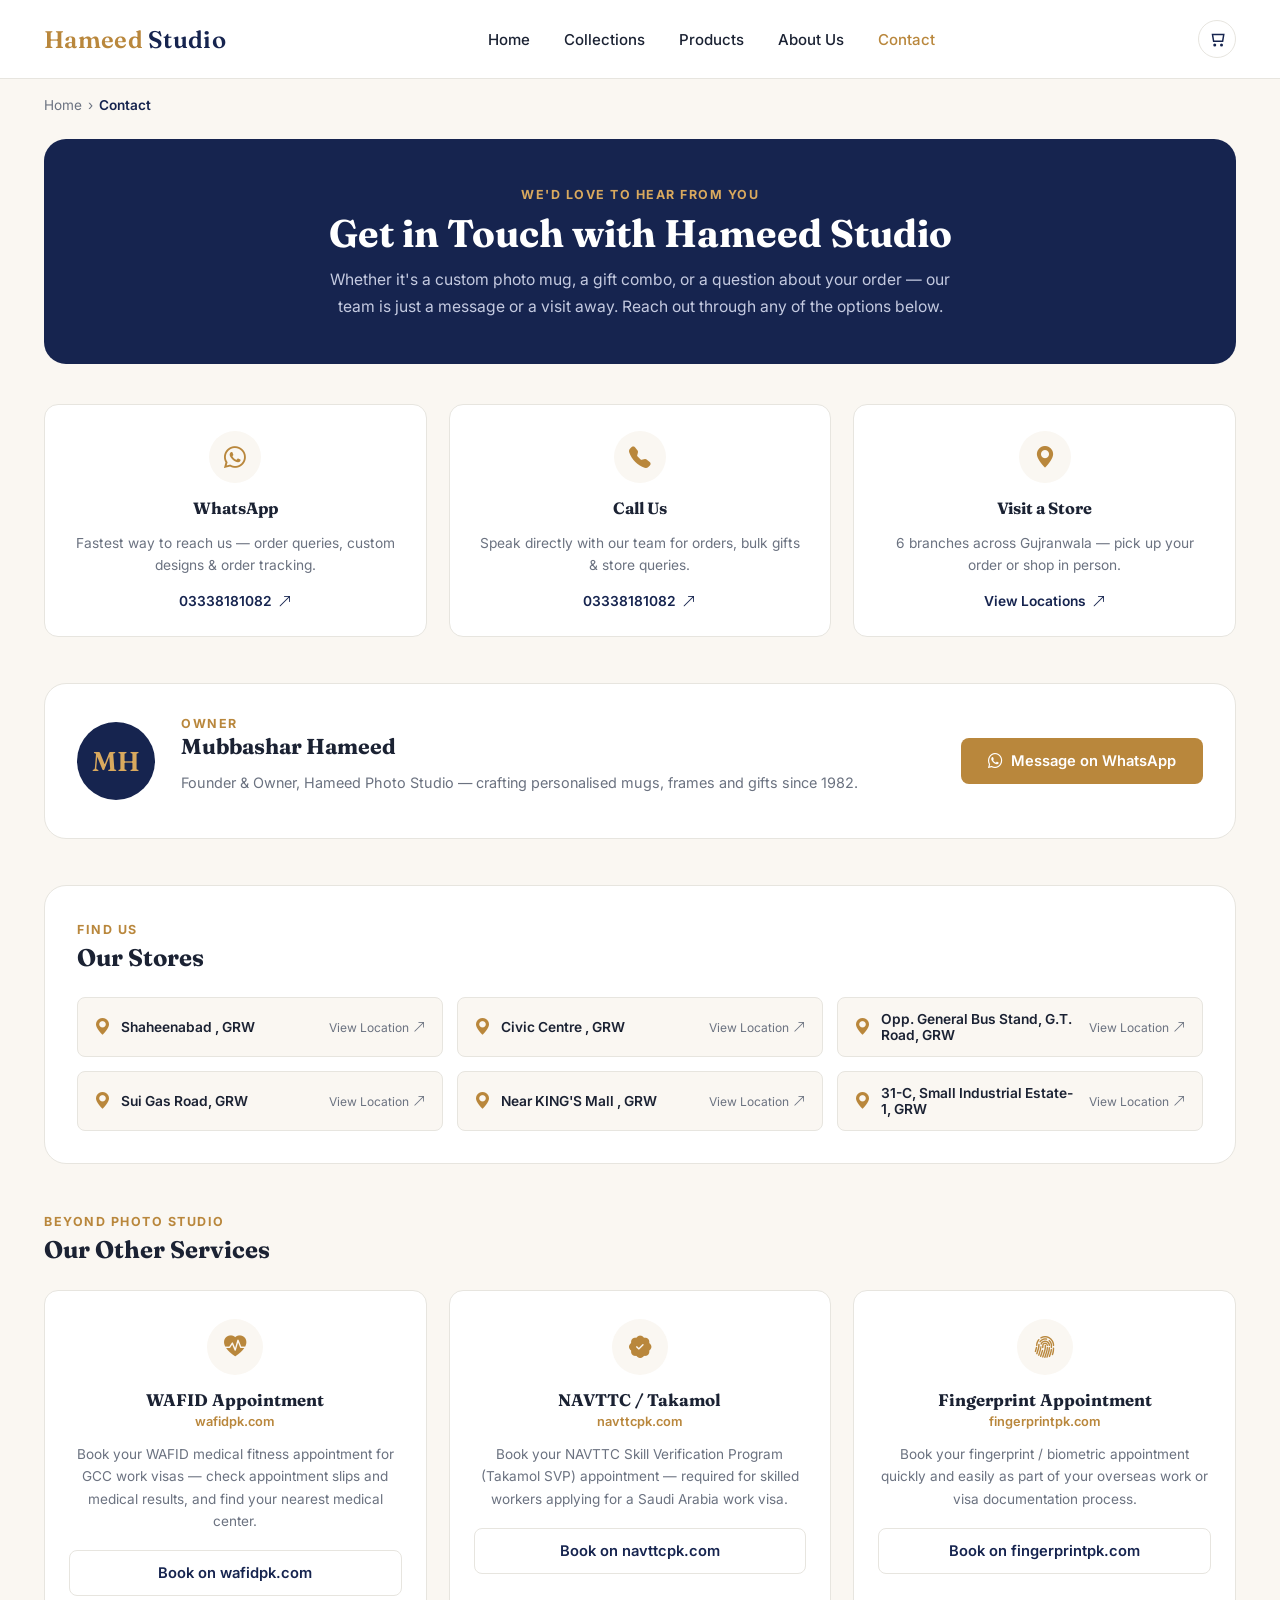
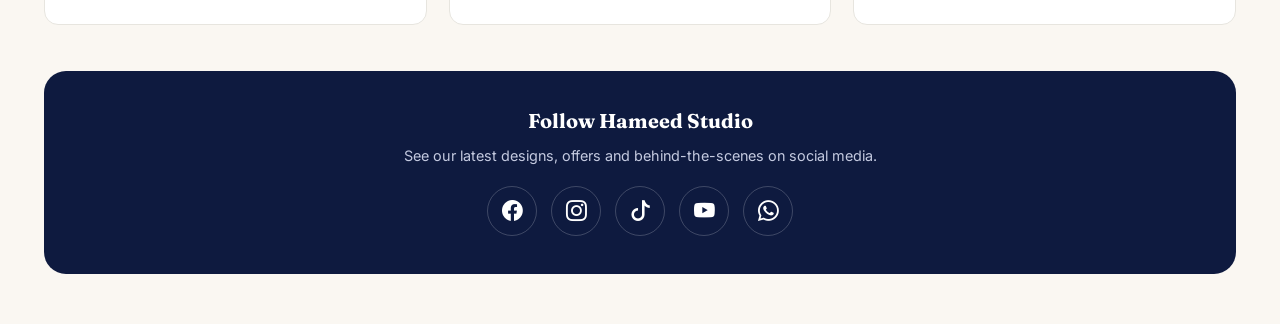
<file: contact.html>
<!DOCTYPE html>
<html lang="en">
<head>
<meta charset="UTF-8">
<meta name="viewport" content="width=device-width, initial-scale=1.0">
<title>Contact Us — Hameed Studio</title>
  <link rel="icon" type="image/png" href="f.png">

<link rel="preconnect" href="https://fonts.googleapis.com">
<link href="https://fonts.googleapis.com/css2?family=Fraunces:wght@500;600;700&family=Inter:wght@400;500;600;700&display=swap" rel="stylesheet">
<link rel="stylesheet" href="https://cdn.jsdelivr.net/npm/bootstrap-icons@1.11.3/font/bootstrap-icons.css">
<link rel="stylesheet" href="css/style.css">
<style>
  /* ---------- Contact page (scoped additions, kept minimal & on-brand) ---------- */
  .contact-hero{
    background:var(--navy);
    border-radius:var(--radius-lg);
    padding:44px 36px;
    margin:26px 0 40px;
    color:#fff;
    text-align:center;
  }
  .contact-hero .eyebrow{color:var(--gold-light);}
  .contact-hero h1{color:#fff;font-size:clamp(1.7rem,3.4vw,2.4rem);margin:8px 0 12px;}
  .contact-hero p{color:#c4cae0;max-width:620px;margin:0 auto;font-size:.98rem;line-height:1.7;}

  .contact-grid{
    display:grid;
    grid-template-columns:repeat(3,1fr);
    gap:22px;
    margin-bottom:46px;
  }
  .contact-card{
    background:#fff;
    border:1px solid var(--border);
    border-radius:var(--radius);
    padding:26px 24px;
    text-align:center;
    transition:box-shadow .15s ease, transform .15s ease;
  }
  .contact-card:hover{box-shadow:var(--shadow);transform:translateY(-3px);}
  .contact-card .icon-circle{
    width:52px;height:52px;
    border-radius:50%;
    background:var(--cream);
    display:flex;align-items:center;justify-content:center;
    margin:0 auto 16px;
  }
  .contact-card .icon-circle i{font-size:1.35rem;color:var(--gold);}
  .contact-card h3{font-size:1.02rem;margin-bottom:6px;}
  .contact-card p{font-size:.86rem;color:var(--muted);margin-bottom:14px;line-height:1.6;}
  .contact-card a.card-link{
    font-size:.86rem;font-weight:600;color:var(--navy);
    display:inline-flex;align-items:center;gap:6px;
  }
  .contact-card a.card-link:hover{color:var(--gold);}

  .owner-strip{
    background:#fff;
    border:1px solid var(--border);
    border-radius:var(--radius-lg);
    padding:32px;
    display:flex;
    align-items:center;
    gap:26px;
    margin-bottom:46px;
    flex-wrap:wrap;
  }
  .owner-avatar{
    width:78px;height:78px;
    border-radius:50%;
    background:var(--navy);
    color:var(--gold-light);
    display:flex;align-items:center;justify-content:center;
    font-family:var(--font-display);
    font-size:1.7rem;
    font-weight:600;
    flex:none;
  }
  .owner-info{flex:1;min-width:220px;}
  .owner-info .eyebrow{display:block;margin-bottom:4px;}
  .owner-info h2{font-size:1.35rem;margin-bottom:4px;}
  .owner-info p{color:var(--muted);font-size:.9rem;}
  .owner-strip .btn{flex:none;}

  .contact-section-head{margin-bottom:26px;}

  .contact-locations{
    background:#fff;
    border:1px solid var(--border);
    border-radius:var(--radius-lg);
    padding:32px;
    margin-bottom:46px;
  }
  /* Store items sit on a light card here (unlike the dark footer),
     so they need their own light-background colors. */
  .contact-locations .store-item{
    background:var(--cream);
    border:1px solid var(--border);
  }
  .contact-locations .store-item:hover{
    background:#fff;
    border-color:var(--gold);
    box-shadow:var(--shadow-sm);
  }
  .contact-locations .store-name{color:var(--text);}
  .contact-locations .store-view{color:var(--muted);}
  .contact-locations .store-item i.bi-geo-alt-fill{color:var(--gold);}

  /* ---------- Other Websites / Services ---------- */
  .services-grid{
    display:grid;
    grid-template-columns:repeat(3,1fr);
    gap:22px;
    margin-bottom:46px;
  }
  .service-card{
    background:#fff;
    border:1px solid var(--border);
    border-radius:var(--radius);
    padding:28px 24px;
    text-align:center;
    transition:box-shadow .15s ease, transform .15s ease;
  }
  .service-card:hover{box-shadow:var(--shadow);transform:translateY(-3px);}
  .service-card .icon-circle{
    width:56px;height:56px;
    border-radius:50%;
    background:var(--cream);
    display:flex;align-items:center;justify-content:center;
    margin:0 auto 16px;
  }
  .service-card .icon-circle i{font-size:1.4rem;color:var(--gold);}
  .service-card h3{font-size:1.05rem;margin-bottom:4px;}
  .service-card .service-domain{
    display:block;
    font-size:.8rem;
    color:var(--gold);
    font-weight:600;
    margin-bottom:12px;
  }
  .service-card p{font-size:.85rem;color:var(--muted);line-height:1.65;margin-bottom:18px;min-height:66px;}
  .service-card .btn{width:100%;}
  @media (max-width:1024px){
    .services-grid{grid-template-columns:1fr 1fr;}
  }
  @media (max-width:768px){
    .services-grid{grid-template-columns:1fr;}
  }

  .contact-social{
    background:var(--navy-dark);
    border-radius:var(--radius-lg);
    padding:38px 32px;
    text-align:center;
    color:#fff;
    margin-bottom:50px;
  }
  .contact-social h3{color:#fff;font-size:1.25rem;margin-bottom:8px;}
  .contact-social p{color:#c4cae0;font-size:.9rem;margin-bottom:22px;}
  .social-row-lg{display:flex;justify-content:center;gap:14px;flex-wrap:wrap;}
  .social-row-lg a{
    width:50px;height:50px;
    border-radius:50%;
    border:1px solid rgba(255,255,255,.2);
    display:flex;align-items:center;justify-content:center;
    transition:background .15s ease, border-color .15s ease, transform .15s ease;
  }
  .social-row-lg a:hover{background:var(--gold);border-color:var(--gold);transform:translateY(-3px);}
  .social-row-lg i{font-size:1.3rem;color:#fff;}

  @media (max-width:1024px){
    .contact-grid{grid-template-columns:repeat(2,1fr);}
  }
  @media (max-width:768px){
    .contact-grid{grid-template-columns:1fr;}
    .owner-strip{flex-direction:column;text-align:center;justify-content:center;}
    .contact-locations,.owner-strip{padding:24px;}
  }
</style>
</head>
<body>
  <header class="site-header">
      <div class="container">
        <a href="index.html" class="logo">Hameed <span>Studio</span></a>
        <nav class="main-nav">
          <a href="index.html" >Home</a>
          <a href="./coll.html">Collections</a>
          <a href="products.html">Products</a>
          <a href="about.html">About Us</a>
          <a href="contact.html" class="active">Contact</a>
        </nav>
        <div class="header-icons">
          
          <a href="cart.html" class="icon-btn" aria-label="Cart">
            <svg viewBox="0 0 24 24" fill="none" stroke="currentColor" stroke-width="2">
              <path d="M6 6h15l-1.5 9h-12z" />
              <circle cx="9" cy="20" r="1" />
              <circle cx="18" cy="20" r="1" />
            </svg>
            <span class="cart-count">0</span>
          </a>
        
          <button class="hamburger" aria-label="Menu">
            <svg viewBox="0 0 24 24" fill="none" stroke="currentColor" stroke-width="2">
              <path d="M3 6h18M3 12h18M3 18h18" />
            </svg>
          </button>
        </div>
      </div>
      <nav class="mobile-nav">
        <a href="index.html">Home</a>
        <a href="coll.html">Collections</a>
        <a href="products.html">Products</a>
        <a href="about.html">About Us</a>
        <a href="contact.html">Contact</a>
      </nav>
    </header>
<div class="container">
  <div class="breadcrumb">
    <a href="index.html">Home</a><span class="sep">›</span><span class="current">Contact</span>
  </div>

  <!-- Intro -->
  <div class="contact-hero">
    <span class="eyebrow">We'd Love To Hear From You</span>
    <h1>Get in Touch with Hameed Studio</h1>
    <p>Whether it's a custom photo mug, a gift combo, or a question about your order — our team is just a message or a visit away. Reach out through any of the options below.</p>
  </div>

  <!-- Quick contact cards -->
  <div class="contact-grid">
    <div class="contact-card">
      <div class="icon-circle"><i class="bi bi-whatsapp"></i></div>
      <h3>WhatsApp</h3>
      <p>Fastest way to reach us — order queries, custom designs & order tracking.</p>
      <a class="card-link" href="https://wa.me/923338181082" target="_blank" rel="noopener noreferrer">
        03338181082 <i class="bi bi-arrow-up-right"></i>
      </a>
    </div>
    <div class="contact-card">
      <div class="icon-circle"><i class="bi bi-telephone-fill"></i></div>
      <h3>Call Us</h3>
      <p>Speak directly with our team for orders, bulk gifts & store queries.</p>
      <a class="card-link" href="tel:+923338181082">
        03338181082 <i class="bi bi-arrow-up-right"></i>
      </a>
    </div>
    <div class="contact-card">
      <div class="icon-circle"><i class="bi bi-geo-alt-fill"></i></div>
      <h3>Visit a Store</h3>
      <p>6 branches across Gujranwala — pick up your order or shop in person.</p>
      <a class="card-link" href="#contact-locations">
        View Locations <i class="bi bi-arrow-up-right"></i>
      </a>
    </div>
  </div>

  <!-- Owner strip -->
  <div class="owner-strip">
    <div class="owner-avatar">MH</div>
    <div class="owner-info">
      <span class="eyebrow">Owner</span>
      <h2>Mubbashar Hameed</h2>
      <p>Founder &amp; Owner, Hameed Photo Studio — crafting personalised mugs, frames and gifts since 1982.</p>
    </div>
    <a href="https://wa.me/923338181082" target="_blank" rel="noopener noreferrer" class="btn btn-gold">
      <i class="bi bi-whatsapp"></i> Message on WhatsApp
    </a>
  </div>

  <!-- Store locations -->
  <div class="contact-locations" id="contact-locations">
    <div class="contact-section-head">
      <span class="eyebrow">Find Us</span>
      <h2 style="margin-top:6px;">Our Stores</h2>
    </div>
    <div class="store-grid">
      <a class="store-item" href="https://maps.app.goo.gl/Ns7Nab46HfmEYiUe8" target="_blank" rel="noopener noreferrer">
        <i class="bi bi-geo-alt-fill"></i>
        <span class="store-name">Shaheenabad , GRW</span>
        <span class="store-view">View Location <i class="bi bi-arrow-up-right"></i></span>
      </a>
      <a class="store-item" href="https://maps.app.goo.gl/9WUnMPao4esh6DT9A" target="_blank" rel="noopener noreferrer">
        <i class="bi bi-geo-alt-fill"></i>
        <span class="store-name">Civic Centre , GRW</span>
        <span class="store-view">View Location <i class="bi bi-arrow-up-right"></i></span>
      </a>
      <a class="store-item" href="https://maps.app.goo.gl/9Dsx5iBLH7k877bQ9" target="_blank" rel="noopener noreferrer">
        <i class="bi bi-geo-alt-fill"></i>
        <span class="store-name">Opp. General Bus Stand, G.T. Road, GRW</span>
        <span class="store-view">View Location <i class="bi bi-arrow-up-right"></i></span>
      </a>
      <a class="store-item" href="https://maps.app.goo.gl/rNb89twX9jYsZD4z9" target="_blank" rel="noopener noreferrer">
        <i class="bi bi-geo-alt-fill"></i>
        <span class="store-name">Sui Gas Road, GRW</span>
        <span class="store-view">View Location <i class="bi bi-arrow-up-right"></i></span>
      </a>
      <a class="store-item" href="https://maps.app.goo.gl/7EHVBnwbSZJgqomSA" target="_blank" rel="noopener noreferrer">
        <i class="bi bi-geo-alt-fill"></i>
        <span class="store-name">Near KING'S Mall , GRW</span>
        <span class="store-view">View Location <i class="bi bi-arrow-up-right"></i></span>
      </a>
      <a class="store-item" href="https://maps.app.goo.gl/yhW7ZsPJetTutuQg9" target="_blank" rel="noopener noreferrer">
        <i class="bi bi-geo-alt-fill"></i>
        <span class="store-name">31-C, Small Industrial Estate-1, GRW</span>
        <span class="store-view">View Location <i class="bi bi-arrow-up-right"></i></span>
      </a>
    </div>
  </div>

  <!-- Our Other Services -->
  <div class="contact-section-head">
    <span class="eyebrow">Beyond Photo Studio</span>
    <h2 style="margin-top:6px;">Our Other Services</h2>
  </div>
  <div class="services-grid">
    <div class="service-card">
      <div class="icon-circle"><i class="bi bi-heart-pulse-fill"></i></div>
      <h3>WAFID Appointment</h3>
      <span class="service-domain">wafidpk.com</span>
      <p>Book your WAFID medical fitness appointment for GCC work visas — check appointment slips and medical results, and find your nearest medical center.</p>
      <a href="https://wafidpk.com" target="_blank" rel="noopener noreferrer" class="btn btn-outline">Book on wafidpk.com</a>
    </div>
    <div class="service-card">
      <div class="icon-circle"><i class="bi bi-patch-check-fill"></i></div>
      <h3>NAVTTC / Takamol</h3>
      <span class="service-domain">navttcpk.com</span>
      <p>Book your NAVTTC Skill Verification Program (Takamol SVP) appointment — required for skilled workers applying for a Saudi Arabia work visa.</p>
      <a href="https://navttcpk.com" target="_blank" rel="noopener noreferrer" class="btn btn-outline">Book on navttcpk.com</a>
    </div>
    <div class="service-card">
      <div class="icon-circle"><i class="bi bi-fingerprint"></i></div>
      <h3>Fingerprint Appointment</h3>
      <span class="service-domain">fingerprintpk.com</span>
      <p>Book your fingerprint / biometric appointment quickly and easily as part of your overseas work or visa documentation process.</p>
      <a href="https://fingerprintpk.com" target="_blank" rel="noopener noreferrer" class="btn btn-outline">Book on fingerprintpk.com</a>
    </div>
  </div>

  <!-- Social -->
  <div class="contact-social">
    <h3>Follow Hameed Studio</h3>
    <p>See our latest designs, offers and behind-the-scenes on social media.</p>
    <div class="social-row-lg">
      <a href="https://www.facebook.com/share/1FpU9w5zaE/?mibextid=wwXIfr" target="_blank" rel="noopener noreferrer" aria-label="Facebook"><i class="bi bi-facebook"></i></a>
      <a href="https://www.instagram.com/photohome92?utm_source=ig_web_button_share_sheet&igsh=ZDNlZDc0MzIxNw==" target="_blank" rel="noopener noreferrer" aria-label="Instagram"><i class="bi bi-instagram"></i></a>
      <a href="https://www.tiktok.com/@mubbasharhameed?_r=1&_d=el9mgd0d287khg&sec_uid=MS4wLjABAAAAEWGDdGhFYpXPYLI64K3etRBabU9BoQK030XQkEzIUqg5eX-70fOCUuhP2rF45krd&share_author_id=6718066188109317126&sharer_language=en&source=h5_m&u_code=d7ci6beak2mieh&item_author_type=1&utm_source=copy&tt_from=copy&enable_checksum=1&utm_medium=ios&share_link_id=FFA231FA-F292-4E8D-B7E1-EBB115551BD9&user_id=6718066188109317126&sec_user_id=MS4wLjABAAAAEWGDdGhFYpXPYLI64K3etRBabU9BoQK030XQkEzIUqg5eX-70fOCUuhP2rF45krd&social_share_type=4&ug_btm=b8727,b0&utm_campaign=client_share&share_app_id=1233" target="_blank" rel="noopener noreferrer" aria-label="TikTok"><i class="bi bi-tiktok"></i></a>
      <a href="https://youtube.com/@hameedphotostudio9298?si=7_X4aQQ2ddpOKIj0" target="_blank" rel="noopener noreferrer" aria-label="YouTube"><i class="bi bi-youtube"></i></a>
      <a href="https://wa.me/923338181082" target="_blank" rel="noopener noreferrer" aria-label="WhatsApp"><i class="bi bi-whatsapp"></i></a>
    </div>
  </div>
</div>

<script src="js/cart.js"></script>
<script src="js/main.js"></script>
<script>
  /* Smooth, controlled-speed scroll for the "Visit a Store" jump link.
     The browser's default scroll-behavior:smooth can feel jumpy over
     long distances, so we animate it manually with easing instead. */
  function smoothScrollTo(targetEl, duration = 700) {
    const startY = window.scrollY;
    const targetY = targetEl.getBoundingClientRect().top + startY - 90; // header offset
    const distance = targetY - startY;
    const startTime = performance.now();

    function easeInOutQuad(t) {
      return t < 0.5 ? 2 * t * t : 1 - Math.pow(-2 * t + 2, 2) / 2;
    }

    function step(now) {
      const elapsed = now - startTime;
      const progress = Math.min(elapsed / duration, 1);
      window.scrollTo(0, startY + distance * easeInOutQuad(progress));
      if (progress < 1) requestAnimationFrame(step);
    }
    requestAnimationFrame(step);
  }

  document.querySelectorAll('a[href="#contact-locations"]').forEach(link => {
    link.addEventListener("click", (e) => {
      const target = document.getElementById("contact-locations");
      if (!target) return;
      e.preventDefault();
      smoothScrollTo(target, 700);
    });
  });
</script>
</body>
</html>
</file>
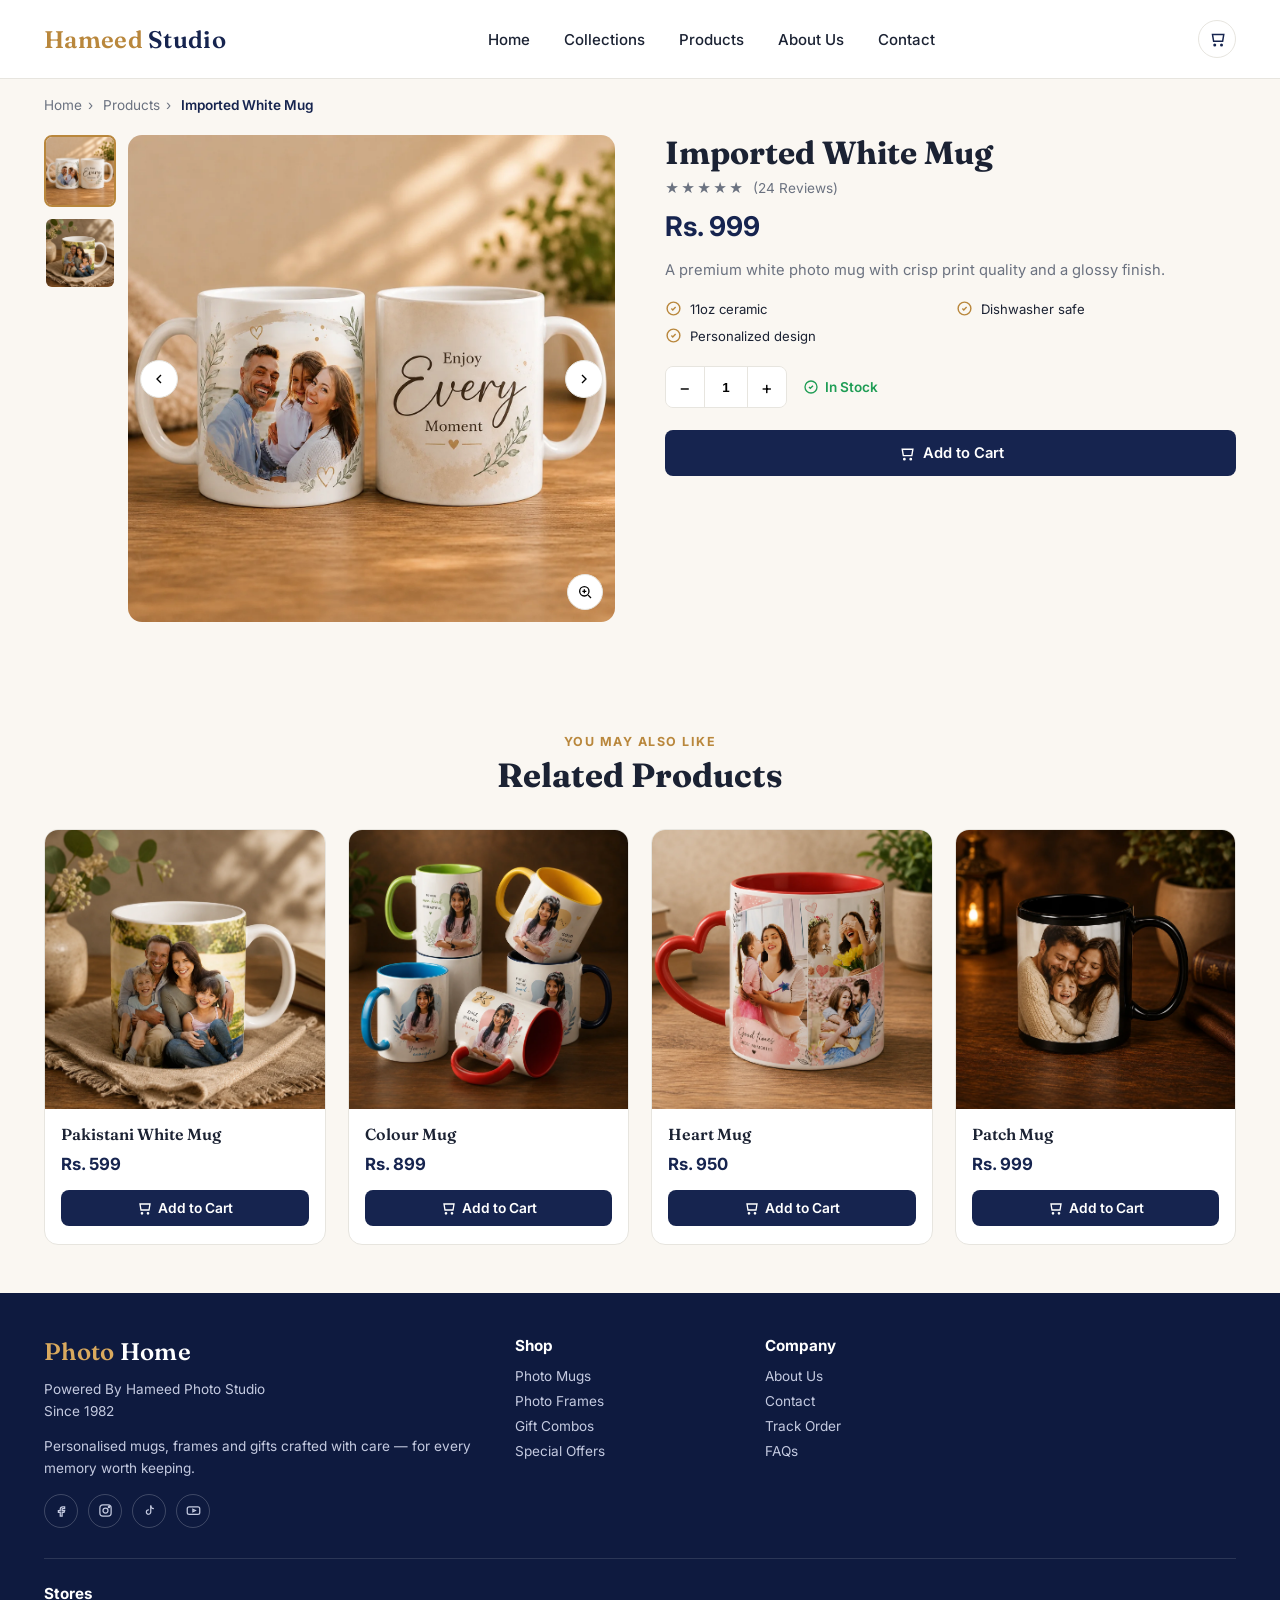
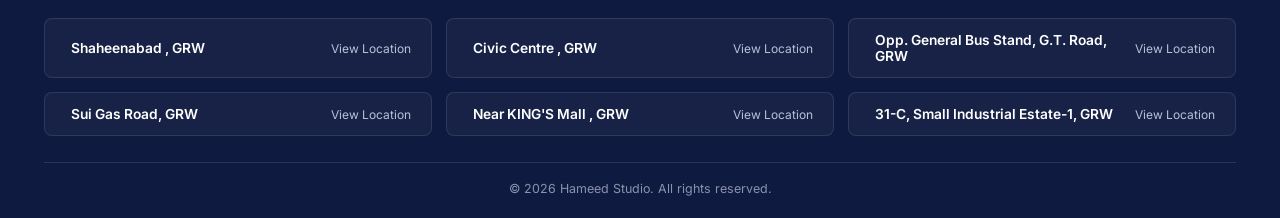
<file: product.html>
<!DOCTYPE html>
<html lang="en">
<head>
<meta charset="UTF-8">
<meta name="viewport" content="width=device-width, initial-scale=1.0">
<title id="page-title">Product — Hameed Studio</title>
  <link rel="icon" type="image/png" href="f.png">

<link rel="preconnect" href="https://fonts.googleapis.com">
<link href="https://fonts.googleapis.com/css2?family=Fraunces:wght@500;600;700&family=Inter:wght@400;500;600;700&display=swap" rel="stylesheet">
<link rel="stylesheet" href="css/style.css">
</head>
<body>
  <header class="site-header">
      <div class="container">
        <a href="index.html" class="logo">Hameed <span>Studio</span></a>
        <nav class="main-nav">
          <a href="index.html" >Home</a>
          <a href="./coll.html">Collections</a>
          <a href="products.html">Products</a>
          <a href="about.html">About Us</a>
          <a href="contact.html">Contact</a>
        </nav>
        <div class="header-icons">
          
          <a href="cart.html" class="icon-btn" aria-label="Cart">
            <svg viewBox="0 0 24 24" fill="none" stroke="currentColor" stroke-width="2">
              <path d="M6 6h15l-1.5 9h-12z" />
              <circle cx="9" cy="20" r="1" />
              <circle cx="18" cy="20" r="1" />
            </svg>
            <span class="cart-count">0</span>
          </a>
        
          <button class="hamburger" aria-label="Menu">
            <svg viewBox="0 0 24 24" fill="none" stroke="currentColor" stroke-width="2">
              <path d="M3 6h18M3 12h18M3 18h18" />
            </svg>
          </button>
        </div>
      </div>
      <nav class="mobile-nav">
        <a href="index.html">Home</a>
        <a href="coll.html">Collections</a>
        <a href="products.html">Products</a>
        <a href="about.html">About Us</a>
        <a href="contact.html">Contact</a>
      </nav>
    </header>
<div class="container">
  <div class="breadcrumb">
    <a href="index.html">Home</a><span class="sep">›</span>
    <a href="products.html">Products</a><span class="sep">›</span>
    <span class="current" id="crumb-name">Product</span>
  </div>

  <div class="pd-layout" id="pd-root"></div>

  <section class="section" id="related-section">
    <div class="section-head">
      <span class="eyebrow">You May Also Like</span>
      <h2>Related Products</h2>
    </div>
    <div class="product-grid" id="related-grid"></div>
  </section>
</div>

    <footer class="site-footer" id="footer-section">
      <div class="container">
        <div class="footer-grid">
          <div>
                <a href="index.html" class="logo" style="color: #d9a95e;">Photo <span style="color: #fff;">Home</span></a>
            <p>Powered By Hameed Photo Studio <br> Since 1982</p>
                <p>Personalised mugs, frames and gifts crafted with care — for every memory worth keeping.</p>
            <div class="social-row">
              <a href="https://www.facebook.com/share/1FpU9w5zaE/?mibextid=wwXIfr" aria-label="Facebook"><svg viewBox="0 0 24 24" fill="none" stroke="currentColor"
                  stroke-width="2">
                  <path d="M14 9h3V6h-3a4 4 0 00-4 4v2H7v3h3v6h3v-6h3l1-3h-4v-2a1 1 0 011-1z" />
                </svg></a>
              <a href="https://www.instagram.com/photohome92?utm_source=ig_web_button_share_sheet&igsh=ZDNlZDc0MzIxNw==" aria-label="Instagram"><svg viewBox="0 0 24 24" fill="none" stroke="currentColor"
                  stroke-width="2">
                  <rect x="3" y="3" width="18" height="18" rx="5" />
                  <circle cx="12" cy="12" r="4" />
                  <circle cx="17.5" cy="6.5" r="1" />
                </svg></a>
              <a href="https://www.tiktok.com/@mubbasharhameed?_r=1&_d=el9mgd0d287khg&sec_uid=MS4wLjABAAAAEWGDdGhFYpXPYLI64K3etRBabU9BoQK030XQkEzIUqg5eX-70fOCUuhP2rF45krd&share_author_id=6718066188109317126&sharer_language=en&source=h5_m&u_code=d7ci6beak2mieh&item_author_type=1&utm_source=copy&tt_from=copy&enable_checksum=1&utm_medium=ios&share_link_id=FFA231FA-F292-4E8D-B7E1-EBB115551BD9&user_id=6718066188109317126&sec_user_id=MS4wLjABAAAAEWGDdGhFYpXPYLI64K3etRBabU9BoQK030XQkEzIUqg5eX-70fOCUuhP2rF45krd&social_share_type=4&ug_btm=b8727,b0&utm_campaign=client_share&share_app_id=1233" aria-label="TikTok"><svg viewBox="0 0 24 24" fill="none" stroke="currentColor"
                  stroke-width="2">
                  <path d="M14 4v10.5a3.5 3.5 0 11-3-3.46" />
                  <path d="M14 4a5 5 0 005 5" />
                </svg></a>
              <a href="https://youtube.com/@hameedphotostudio9298?si=7_X4aQQ2ddpOKIj0" aria-label="YouTube"><svg viewBox="0 0 24 24" fill="none" stroke="currentColor"
                  stroke-width="2">
                  <rect x="2" y="6" width="20" height="12" rx="3" />
                  <path d="M11 10l4 2-4 2z" />
                </svg></a>
            </div>
          </div>
          <div>
            <h4>Shop</h4>
            <ul>
              <li><a href="products.html">Photo Mugs</a></li>
              <li><a href="products.html">Photo Frames</a></li>
              <li><a href="products.html">Gift Combos</a></li>
              <li><a href="products.html">Special Offers</a></li>
            </ul>
          </div>
          <div>
            <h4>Company</h4>
            <ul>
              <li><a href="about.html">About Us</a></li>
              <li><a href="contact.html">Contact</a></li>
              <li><a href="contact.html">Track Order</a></li>
              <li><a href="about.html">FAQs</a></li>
            </ul>
          </div>
         
        </div>

        <div class="footer-stores">
          <h4>Stores</h4>
          <div class="store-grid">
            <a class="store-item" href="https://maps.app.goo.gl/Ns7Nab46HfmEYiUe8" target="_blank" rel="noopener noreferrer">
              <i class="bi bi-geo-alt-fill"></i>
              <span class="store-name">Shaheenabad , GRW</span>
              <span class="store-view">View Location <i class="bi bi-arrow-up-right"></i></span>
            </a>
            <a class="store-item" href="https://maps.app.goo.gl/9WUnMPao4esh6DT9A" target="_blank" rel="noopener noreferrer">
              <i class="bi bi-geo-alt-fill"></i>
              <span class="store-name">Civic Centre , GRW</span>
              <span class="store-view">View Location <i class="bi bi-arrow-up-right"></i></span>
            </a>
            <a class="store-item" href="https://maps.app.goo.gl/9Dsx5iBLH7k877bQ9" target="_blank" rel="noopener noreferrer">
              <i class="bi bi-geo-alt-fill"></i>
              <span class="store-name"> Opp. General Bus Stand, G.T. Road, GRW</span>
              <span class="store-view">View Location <i class="bi bi-arrow-up-right"></i></span>
            </a>
            <a class="store-item" href="https://maps.app.goo.gl/rNb89twX9jYsZD4z9" target="_blank" rel="noopener noreferrer">
              <i class="bi bi-geo-alt-fill"></i>
              <span class="store-name">Sui Gas Road, GRW</span>
              <span class="store-view">View Location <i class="bi bi-arrow-up-right"></i></span>
            </a>
            <a class="store-item" href="https://maps.app.goo.gl/7EHVBnwbSZJgqomSA" target="_blank" rel="noopener noreferrer">
              <i class="bi bi-geo-alt-fill"></i>
              <span class="store-name">Near KING'S Mall , GRW</span>
              <span class="store-view">View Location <i class="bi bi-arrow-up-right"></i></span>
            </a>
            <a class="store-item" href="https://maps.app.goo.gl/yhW7ZsPJetTutuQg9" target="_blank" rel="noopener noreferrer">
              <i class="bi bi-geo-alt-fill"></i>
              <span class="store-name">31-C, Small Industrial Estate-1, GRW</span>
              <span class="store-view">View Location <i class="bi bi-arrow-up-right"></i></span>
            </a>
          </div>
        </div>

        <div class="footer-bottom">© 2026 Hameed Studio. All rights reserved.</div>
      </div>
    </footer>

<script src="js/products.js"></script>
<script src="js/cart.js"></script>
<script src="js/main.js"></script>
<script>
/* ============================================================
   PRODUCT DETAIL — reads ?id= from the URL, then builds the
   colour / size pickers ONLY for the option types that this
   specific product defines in js/products.js.
   ============================================================ */
const params = new URLSearchParams(location.search);
const product = getProductById(params.get("id")) || PRODUCTS[0];

let state = {
  imageIndex: 0,
  color: product.options?.color ? product.options.color[0].name : null,
  size: product.options?.size ? (typeof product.options.size[0] === "object" ? product.options.size[0].name : product.options.size[0]) : null,
  pages: product.options?.size?.find(s => Array.isArray(s.pages))?.pages?.[0]?.label || null,
  qty: 1
};

document.getElementById("page-title").textContent = product.name + " — Hameed Studio";
document.getElementById("crumb-name").textContent = product.name;

function currentImage() {
  // If the selected colour has its own photo, show that; else use gallery index.
  if (product.options?.color) {
    const c = product.options.color.find(c => c.name === state.color);
    if (c?.img) {
      const bigVersion = c.img.replace("160x90", "800x450");
      return bigVersion;
    }
  }
  return product.images[state.imageIndex].src;
}

function render() {
  const root = document.getElementById("pd-root");

  const badgeHTML = product.category === "Deals" && product.badge ? `<span class="badge">${product.badge}</span>` : "";
  const oldPriceHTML = product.category === "Deals" && product.oldPrice ? `<span class="price-strike">${formatRs(product.oldPrice)}</span>` : "";

  const selectedSizeEntry = product.options?.size?.find(s => (typeof s === "object" && s.name === state.size) || (typeof s !== "object" && s === state.size));
  const pageOptions = selectedSizeEntry?.pages || null;
  const currentPrice = getProductPrice(product, { size: state.size, pages: state.pages });

  const colorBlock = product.options?.color ? `
    <div class="option-group">
      <h4>Design / Colour <span class="option-selected-label">— ${state.color}</span></h4>
      <div class="swatches">
        ${product.options.color.map(c => c.img ? `
          <div class="swatch ${state.color === c.name ? "selected" : ""}" data-color="${c.name}" title="${c.name}">
            <img src="${c.img}" alt="${c.name}">
          </div>` : `
          <div class="color-dot ${state.color === c.name ? "selected" : ""}" data-color="${c.name}" title="${c.name}" style="background:${c.hex}"></div>
        `).join("")}
      </div>
    </div>` : "";

  const sizeBlock = product.options?.size ? `
    <div class="option-group">
      <h4>Size <span class="option-selected-label">— ${state.size}</span></h4>
      <div class="size-row">
        ${product.options.size.map(s => {
          const label = typeof s === "object" ? s.name : s;
          return `<button type="button" class="size-pill ${state.size === label ? "selected" : ""}" data-size="${label}">${label}</button>`;
        }).join("")}
      </div>
    </div>` : "";

  const pagesBlock = pageOptions ? `
    <div class="option-group">
      <h4>Pages <span class="option-selected-label">— ${state.pages || pageOptions[0].label}</span></h4>
      <div class="size-row">
        ${pageOptions.map(p => `<button type="button" class="size-pill ${state.pages === p.label ? "selected" : ""}" data-page="${p.label}">${p.label}</button>`).join("")}
      </div>
    </div>` : "";

  root.innerHTML = `
    <div class="pd-gallery">
      <div class="pd-thumbs">
        ${product.images.map((img, i) => `
          <div class="pd-thumb ${state.imageIndex === i ? "active" : ""}" data-idx="${i}">
            <img src="${img.src}" alt="${img.label}">
          </div>`).join("")}
      </div>
      <div class="pd-main-image">
        <img src="${currentImage()}" alt="${product.name}" id="pd-main-img">
        <button class="pd-nav-arrow prev" aria-label="Previous image">
          <svg viewBox="0 0 24 24" fill="none" stroke="currentColor" stroke-width="2"><path d="M15 6l-6 6 6 6"/></svg>
        </button>
        <button class="pd-nav-arrow next" aria-label="Next image">
          <svg viewBox="0 0 24 24" fill="none" stroke="currentColor" stroke-width="2"><path d="M9 6l6 6-6 6"/></svg>
        </button>
        <button class="pd-zoom" aria-label="Zoom">
          <svg viewBox="0 0 24 24" fill="none" stroke="currentColor" stroke-width="2"><circle cx="11" cy="11" r="7"/><path d="M21 21l-4.3-4.3"/><path d="M11 8v6M8 11h6"/></svg>
        </button>
      </div>
    </div>

    <div class="pd-info">
      ${badgeHTML}
      <h1>${product.name}</h1>
      <div class="pd-rating">
        <span class="stars">${renderStars(product.rating)}</span>
        <span>(${product.reviews} Reviews)</span>
      </div>
      <div class="pd-price-row">
        <span class="price">${formatRs(currentPrice)}</span>
        ${oldPriceHTML}
      </div>
      <p class="pd-desc">${product.desc}</p>

      <div class="pd-specs">
        ${product.specs.map(s => `
          <div class="pd-spec">
            <svg viewBox="0 0 24 24" fill="none" stroke="currentColor" stroke-width="2"><path d="M9 12l2 2 4-4"/><circle cx="12" cy="12" r="9"/></svg>
            ${s}
          </div>`).join("")}
      </div>

      ${colorBlock}
      ${sizeBlock}
      ${pagesBlock}

      <div class="qty-row">
        <div class="qty-control">
          <button type="button" id="qty-minus">−</button>
          <input type="text" id="qty-input" value="${state.qty}" readonly>
          <button type="button" id="qty-plus">+</button>
        </div>
        <span class="stock-ok">
          <svg viewBox="0 0 24 24" fill="none" stroke="currentColor" stroke-width="2"><path d="M9 12l2 2 4-4"/><circle cx="12" cy="12" r="9"/></svg>
          In Stock
        </span>
      </div>

      <div class="pd-actions">
        <button class="btn btn-primary" id="add-to-cart-btn">
          <svg viewBox="0 0 24 24" fill="none" stroke="currentColor" stroke-width="2"><path d="M6 6h15l-1.5 9h-12z"/><circle cx="9" cy="20" r="1"/><circle cx="18" cy="20" r="1"/></svg>
          Add to Cart
        </button>
      </div>
    </div>
  `;

  attachHandlers();
}

function attachHandlers() {
  document.querySelectorAll(".pd-thumb").forEach(el => {
    el.addEventListener("click", () => { state.imageIndex = +el.dataset.idx; render(); });
  });
  document.querySelector(".pd-nav-arrow.prev")?.addEventListener("click", () => {
    state.imageIndex = (state.imageIndex - 1 + product.images.length) % product.images.length;
    render();
  });
  document.querySelector(".pd-nav-arrow.next")?.addEventListener("click", () => {
    state.imageIndex = (state.imageIndex + 1) % product.images.length;
    render();
  });
  document.querySelectorAll("[data-color]").forEach(el => {
    el.addEventListener("click", () => { state.color = el.dataset.color; render(); });
  });
  document.querySelectorAll("[data-size]").forEach(el => {
    el.addEventListener("click", () => {
      state.size = el.dataset.size;
      const selectedSizeEntry = product.options?.size?.find(s => (typeof s === "object" ? s.name : s) === state.size);
      if (selectedSizeEntry?.pages) {
        state.pages = selectedSizeEntry.pages[0].label;
      } else {
        state.pages = null;
      }
      render();
    });
  });

  document.querySelectorAll("[data-page]").forEach(el => {
    el.addEventListener("click", () => {
      state.pages = el.dataset.page;
      render();
    });
  });
  document.getElementById("qty-minus").addEventListener("click", () => {
    state.qty = Math.max(1, state.qty - 1);
    document.getElementById("qty-input").value = state.qty;
  });
  document.getElementById("qty-plus").addEventListener("click", () => {
    state.qty += 1;
    document.getElementById("qty-input").value = state.qty;
  });

  function buildVariantLabel() {
    const parts = [];
    if (state.color) parts.push(state.color);
    if (state.size) parts.push(state.size);
    return parts.join(" / ");
  }

  document.getElementById("add-to-cart-btn").addEventListener("click", () => {
    addToCart({
      id: product.id,
      name: product.name,
      image: currentImage(),
      price: getProductPrice(product, { size: state.size, pages: state.pages }),
      qty: state.qty,
      variantLabel: buildVariantLabel()
    });
    showToast(`${product.name} added to cart`);
  });

  // 'Buy with 1 Click' removed — users can add to cart and checkout from cart page
}

render();

// Related products: same category, excluding current
const related = PRODUCTS.filter(p => p.category === product.category && p.id !== product.id).slice(0, 4);
if (related.length) {
  renderProductGrid(document.getElementById("related-grid"), related.length ? related : PRODUCTS.filter(p => p.id !== product.id).slice(0, 4));
} else {
  document.getElementById("related-section").style.display = "none";
}
</script>
</body>
</html>
</file>
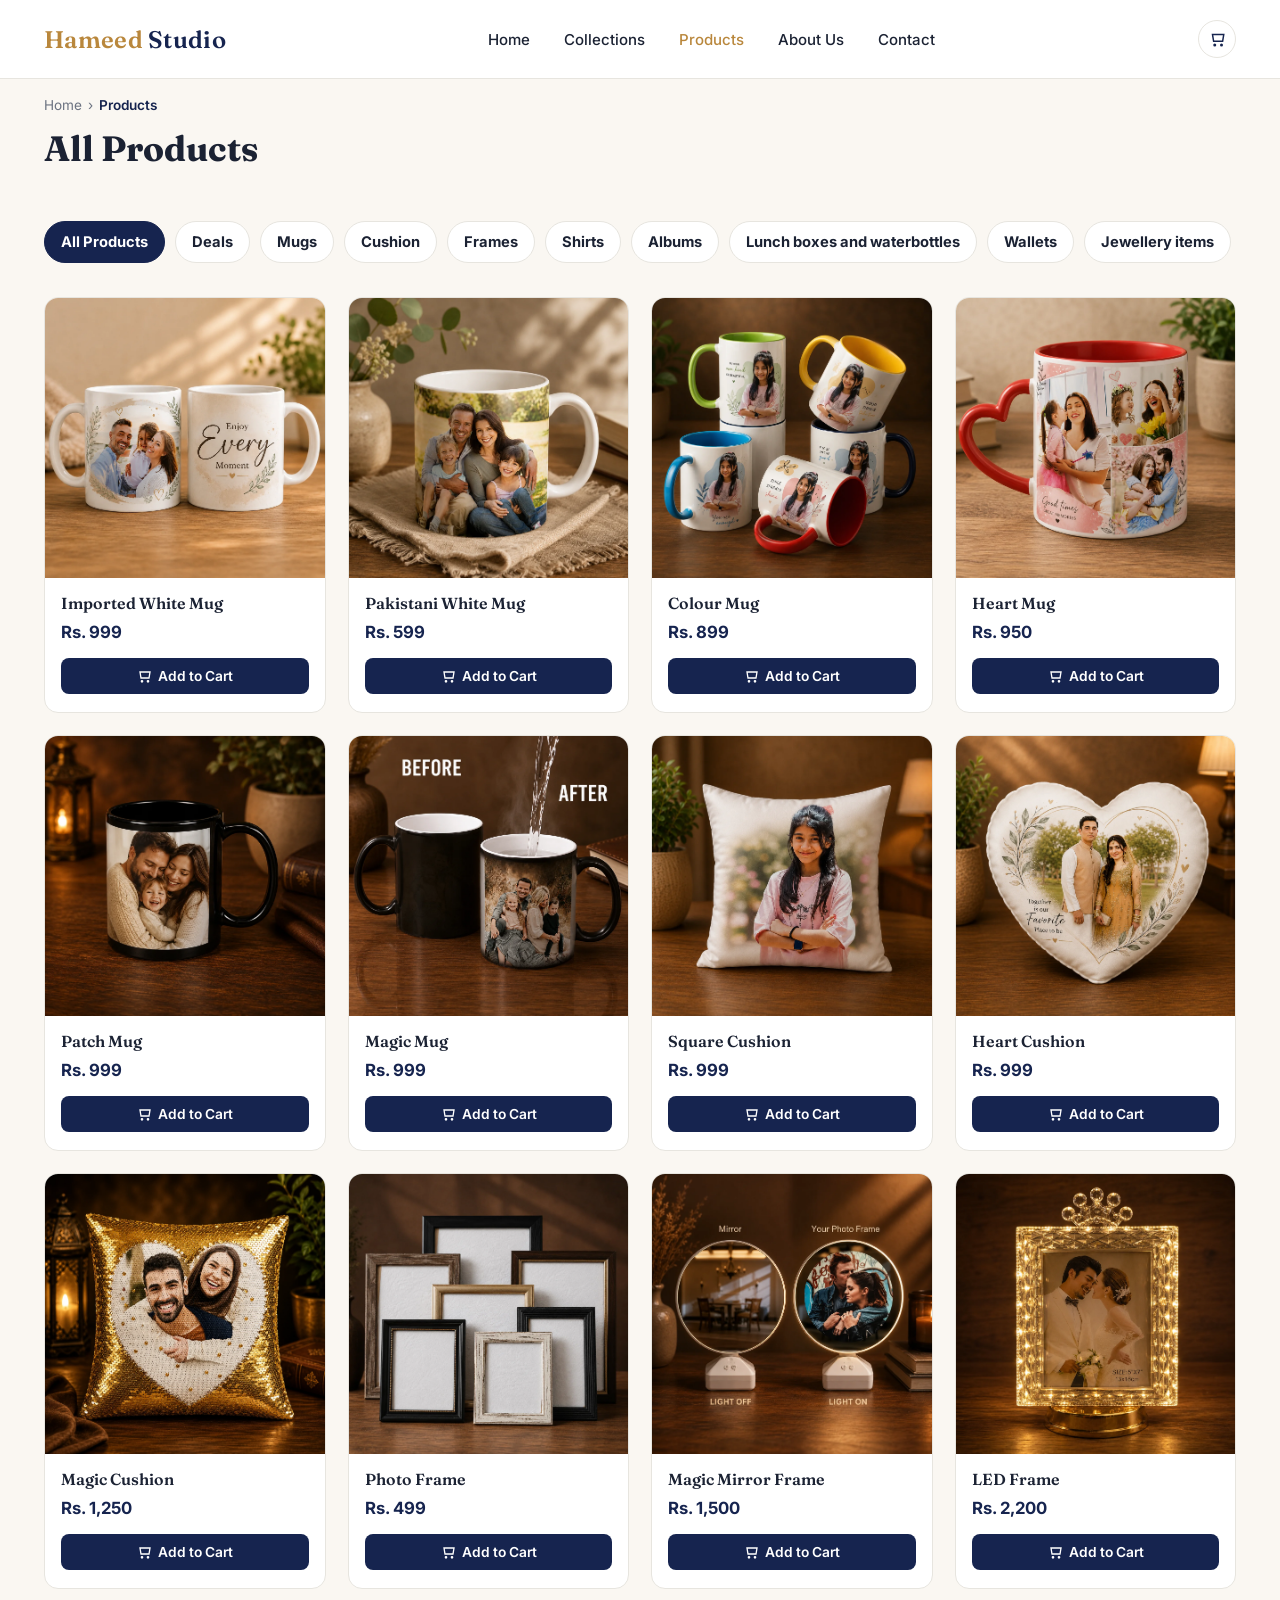
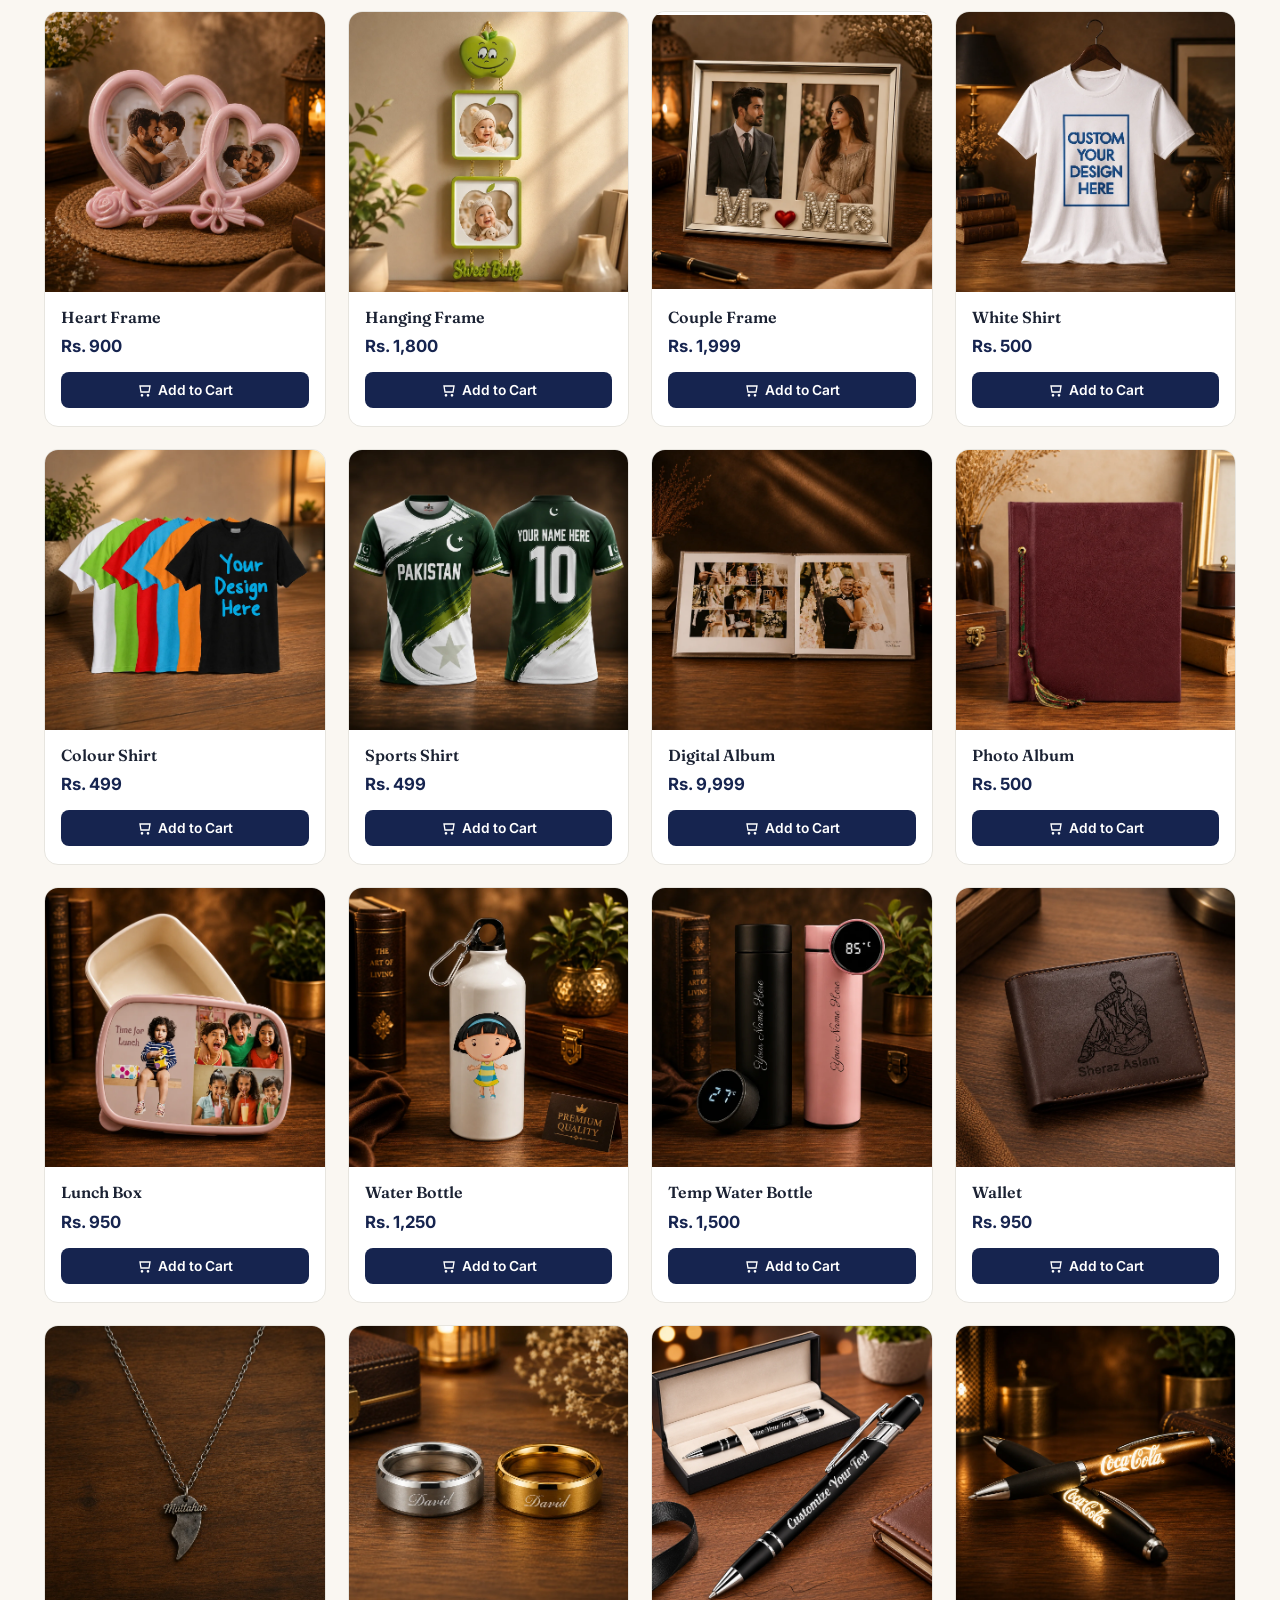
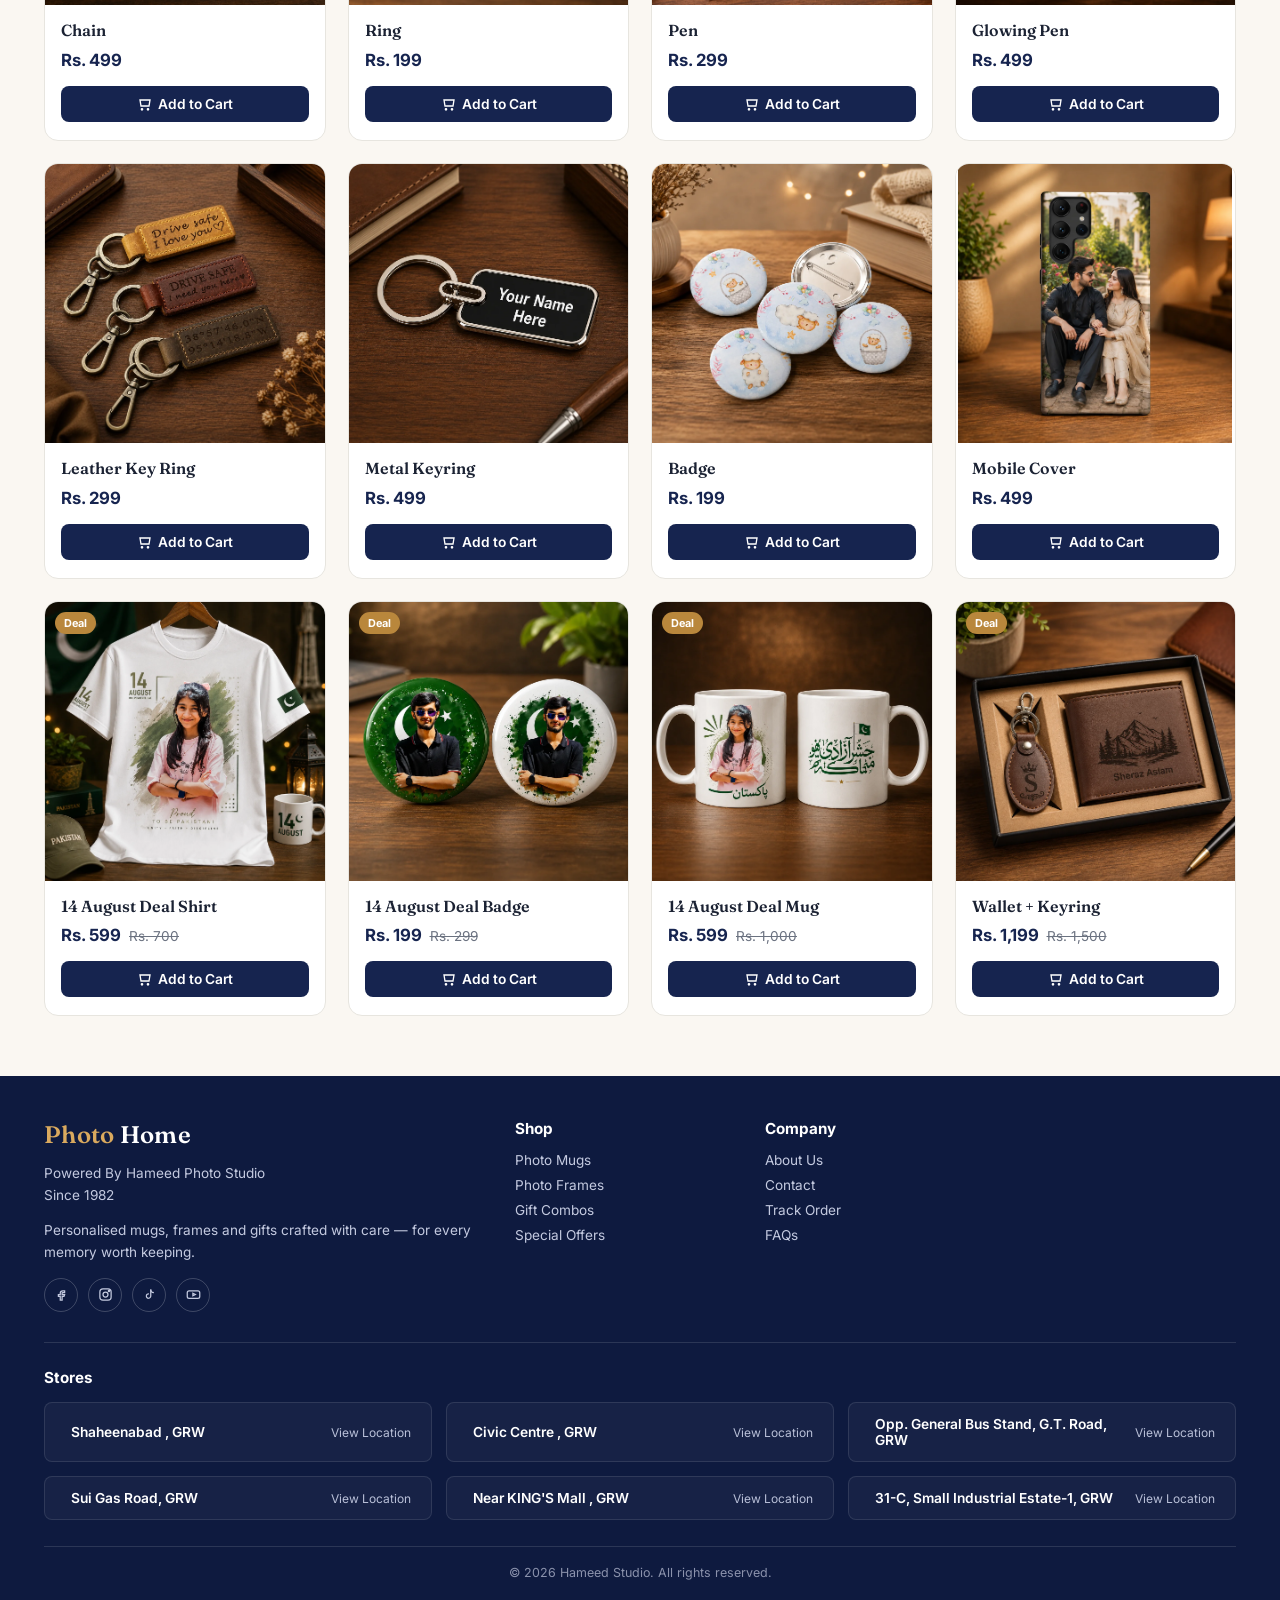
<file: products.html>
<!DOCTYPE html>
<html lang="en">
<head>
<meta charset="UTF-8">
<meta name="viewport" content="width=device-width, initial-scale=1.0">
<title>All Products — Hameed Studio</title>
  <link rel="icon" type="image/png" href="f.png">

<link rel="preconnect" href="https://fonts.googleapis.com">
<link href="https://fonts.googleapis.com/css2?family=Fraunces:wght@500;600;700&family=Inter:wght@400;500;600;700&display=swap" rel="stylesheet">
<link rel="stylesheet" href="css/style.css">
</head>
<body>
  <header class="site-header">
      <div class="container">
        <a href="index.html" class="logo">Hameed <span>Studio</span></a>
        <nav class="main-nav">
          <a href="index.html" >Home</a>
          <a href="./coll.html">Collections</a>
          <a href="products.html" class="active">Products</a>
          <a href="about.html">About Us</a>
          <a href="contact.html">Contact</a>
        </nav>
        <div class="header-icons">
          
          <a href="cart.html" class="icon-btn" aria-label="Cart">
            <svg viewBox="0 0 24 24" fill="none" stroke="currentColor" stroke-width="2">
              <path d="M6 6h15l-1.5 9h-12z" />
              <circle cx="9" cy="20" r="1" />
              <circle cx="18" cy="20" r="1" />
            </svg>
            <span class="cart-count">0</span>
          </a>
        
          <button class="hamburger" aria-label="Menu">
            <svg viewBox="0 0 24 24" fill="none" stroke="currentColor" stroke-width="2">
              <path d="M3 6h18M3 12h18M3 18h18" />
            </svg>
          </button>
        </div>
      </div>
      <nav class="mobile-nav">
        <a href="index.html">Home</a>
        <a href="coll.html">Collections</a>
        <a href="products.html">Products</a>
        <a href="about.html">About Us</a>
        <a href="contact.html">Contact</a>
      </nav>
    </header>
<div class="container">
  <div class="breadcrumb">
    <a href="index.html">Home</a><span class="sep">›</span><span class="current">Products</span>
  </div>
  <div class="page-title-row">
    <h1>All Products</h1>
  </div>

  <div class="products-layout">
    <div class="chip-row filter-row" id="category-filter-row"></div>
    <div class="product-grid" id="all-products-grid"></div>
  </div>
</div>

     <footer class="site-footer" id="footer-section">
      <div class="container">
        <div class="footer-grid">
          <div>
                <a href="index.html" class="logo" style="color: #d9a95e;">Photo <span style="color: #fff;">Home</span></a>
            <p>Powered By Hameed Photo Studio <br> Since 1982</p>
                <p>Personalised mugs, frames and gifts crafted with care — for every memory worth keeping.</p>
            <div class="social-row">
              <a href="https://www.facebook.com/share/1FpU9w5zaE/?mibextid=wwXIfr" aria-label="Facebook"><svg viewBox="0 0 24 24" fill="none" stroke="currentColor"
                  stroke-width="2">
                  <path d="M14 9h3V6h-3a4 4 0 00-4 4v2H7v3h3v6h3v-6h3l1-3h-4v-2a1 1 0 011-1z" />
                </svg></a>
              <a href="https://www.instagram.com/photohome92?utm_source=ig_web_button_share_sheet&igsh=ZDNlZDc0MzIxNw==" aria-label="Instagram"><svg viewBox="0 0 24 24" fill="none" stroke="currentColor"
                  stroke-width="2">
                  <rect x="3" y="3" width="18" height="18" rx="5" />
                  <circle cx="12" cy="12" r="4" />
                  <circle cx="17.5" cy="6.5" r="1" />
                </svg></a>
              <a href="https://www.tiktok.com/@mubbasharhameed?_r=1&_d=el9mgd0d287khg&sec_uid=MS4wLjABAAAAEWGDdGhFYpXPYLI64K3etRBabU9BoQK030XQkEzIUqg5eX-70fOCUuhP2rF45krd&share_author_id=6718066188109317126&sharer_language=en&source=h5_m&u_code=d7ci6beak2mieh&item_author_type=1&utm_source=copy&tt_from=copy&enable_checksum=1&utm_medium=ios&share_link_id=FFA231FA-F292-4E8D-B7E1-EBB115551BD9&user_id=6718066188109317126&sec_user_id=MS4wLjABAAAAEWGDdGhFYpXPYLI64K3etRBabU9BoQK030XQkEzIUqg5eX-70fOCUuhP2rF45krd&social_share_type=4&ug_btm=b8727,b0&utm_campaign=client_share&share_app_id=1233" aria-label="TikTok"><svg viewBox="0 0 24 24" fill="none" stroke="currentColor"
                  stroke-width="2">
                  <path d="M14 4v10.5a3.5 3.5 0 11-3-3.46" />
                  <path d="M14 4a5 5 0 005 5" />
                </svg></a>
              <a href="https://youtube.com/@hameedphotostudio9298?si=7_X4aQQ2ddpOKIj0" aria-label="YouTube"><svg viewBox="0 0 24 24" fill="none" stroke="currentColor"
                  stroke-width="2">
                  <rect x="2" y="6" width="20" height="12" rx="3" />
                  <path d="M11 10l4 2-4 2z" />
                </svg></a>
            </div>
          </div>
          <div>
            <h4>Shop</h4>
            <ul>
              <li><a href="products.html">Photo Mugs</a></li>
              <li><a href="products.html">Photo Frames</a></li>
              <li><a href="products.html">Gift Combos</a></li>
              <li><a href="products.html">Special Offers</a></li>
            </ul>
          </div>
          <div>
            <h4>Company</h4>
            <ul>
              <li><a href="about.html">About Us</a></li>
              <li><a href="contact.html">Contact</a></li>
              <li><a href="contact.html">Track Order</a></li>
              <li><a href="about.html">FAQs</a></li>
            </ul>
          </div>
         
        </div>

        <div class="footer-stores">
          <h4>Stores</h4>
          <div class="store-grid">
            <a class="store-item" href="https://maps.app.goo.gl/Ns7Nab46HfmEYiUe8" target="_blank" rel="noopener noreferrer">
              <i class="bi bi-geo-alt-fill"></i>
              <span class="store-name">Shaheenabad , GRW</span>
              <span class="store-view">View Location <i class="bi bi-arrow-up-right"></i></span>
            </a>
            <a class="store-item" href="https://maps.app.goo.gl/9WUnMPao4esh6DT9A" target="_blank" rel="noopener noreferrer">
              <i class="bi bi-geo-alt-fill"></i>
              <span class="store-name">Civic Centre , GRW</span>
              <span class="store-view">View Location <i class="bi bi-arrow-up-right"></i></span>
            </a>
            <a class="store-item" href="https://maps.app.goo.gl/9Dsx5iBLH7k877bQ9" target="_blank" rel="noopener noreferrer">
              <i class="bi bi-geo-alt-fill"></i>
              <span class="store-name"> Opp. General Bus Stand, G.T. Road, GRW</span>
              <span class="store-view">View Location <i class="bi bi-arrow-up-right"></i></span>
            </a>
            <a class="store-item" href="https://maps.app.goo.gl/rNb89twX9jYsZD4z9" target="_blank" rel="noopener noreferrer">
              <i class="bi bi-geo-alt-fill"></i>
              <span class="store-name">Sui Gas Road, GRW</span>
              <span class="store-view">View Location <i class="bi bi-arrow-up-right"></i></span>
            </a>
            <a class="store-item" href="https://maps.app.goo.gl/7EHVBnwbSZJgqomSA" target="_blank" rel="noopener noreferrer">
              <i class="bi bi-geo-alt-fill"></i>
              <span class="store-name">Near KING'S Mall , GRW</span>
              <span class="store-view">View Location <i class="bi bi-arrow-up-right"></i></span>
            </a>
            <a class="store-item" href="https://maps.app.goo.gl/yhW7ZsPJetTutuQg9" target="_blank" rel="noopener noreferrer">
              <i class="bi bi-geo-alt-fill"></i>
              <span class="store-name">31-C, Small Industrial Estate-1, GRW</span>
              <span class="store-view">View Location <i class="bi bi-arrow-up-right"></i></span>
            </a>
          </div>
        </div>

        <div class="footer-bottom">© 2026 Hameed Studio. All rights reserved.</div>
      </div>
    </footer>


<script src="js/products.js"></script>
<script src="js/cart.js"></script>
<script src="js/main.js"></script>
<script>
  const categories = [
    { key: "all", label: "All Products" },
    { key: "Deals", label: "Deals" },
    { key: "Mugs", label: "Mugs" },
    { key: "Cushion", label: "Cushion" },
    { key: "Frames", label: "Frames" },
    { key: "Shirts", label: "Shirts" },
    { key: "Albums", label: "Albums" },
    { key: "Lunch boxes and waterbottles", label: "Lunch boxes and waterbottles" },
    { key: "Wallets", label: "Wallets" },
    { key: "Jewellery items", label: "Jewellery items" },
    { key: "Pens", label: "Pens" },
    { key: "Key ring", label: "Key ring" },
    { key: "Badge", label: "Badge" },
    { key: "Mobile cover", label: "Mobile cover" }
  ];

  const filterRow = document.getElementById("category-filter-row");
  const allGrid = document.getElementById("all-products-grid");
  const params = new URLSearchParams(location.search);
  let activeCategory = categories.find(c => c.key === params.get("category"))?.key || "all";

  function renderCategoryFilters() {
    filterRow.innerHTML = categories.map(category => `
      <a href="#" class="chip ${category.key === activeCategory ? "active" : ""}" data-category="${category.key}">
        <b>${category.label}</b>
      </a>
    `).join("");

    filterRow.querySelectorAll("[data-category]").forEach(button => {
      button.addEventListener("click", event => {
        event.preventDefault();
        activeCategory = button.dataset.category;
        renderCategoryFilters();
        renderProductsForCategory(activeCategory);
      });
    });
  }

  function renderProductsForCategory(categoryKey) {
    const items = categoryKey === "all"
      ? PRODUCTS
      : PRODUCTS.filter(p => p.category === categoryKey);

    allGrid.innerHTML = items.length
      ? items.map(p => productCardHTML(p)).join("")
      : `<p>No products found for ${categoryKey}</p>`;
  }

  renderCategoryFilters();
  renderProductsForCategory(activeCategory);
</script>
</body>
</html>
</file>
<file: css/style.css>
/* ============================================================
   HAMEED STUDIO — Design tokens
   Change the values in :root to re-theme the whole site.
   ============================================================ */
:root{
  --navy-dark:#0e1a3f;
  --navy:#16244f;
  --navy-soft:#1d2c5c;
  --gold:#b9873c;
  --gold-light:#d9a95e;
  --cream:#faf7f2;
  --white:#ffffff;
  --text:#1b2233;
  --muted:#6b7280;
  --border:#e7e5df;
  --success:#1f9d55;
  --danger:#d64545;
  --radius-sm:8px;  
  --radius:14px;
  --radius-lg:22px;
  --shadow-sm:0 2px 8px rgba(16,26,63,.06);
  --shadow:0 8px 28px rgba(16,26,63,.10);
  --shadow-lg:0 18px 45px rgba(16,26,63,.16);
  --maxw:1240px;
  --font-display:'Fraunces', 'Georgia', serif;
  --font-body:'Inter', -apple-system, BlinkMacSystemFont, sans-serif;
}

*,*::before,*::after{box-sizing:border-box;}
html{scroll-behavior:smooth;}
body{
  margin:0;
  font-family:var(--font-body);
  color:var(--text);
  background:var(--cream);
  -webkit-font-smoothing:antialiased;
}
img{max-width:100%;display:block;}
a{color:inherit;text-decoration:none;}
/* Remove underlines everywhere — overrides Bootstrap or inline link styles */
a, a * , u, .underline{ 
  text-decoration: none !important;
  box-shadow: none !important;
}
button{font-family:inherit;cursor:pointer;}
ul{list-style:none;margin:0;padding:0;}
h1,h2,h3,h4{font-family:var(--font-display);margin:0;line-height:1.15;}
:focus-visible{outline:2px solid var(--gold);outline-offset:2px;}

.container{
  max-width:var(--maxw);
  margin:0 auto;
  padding:0 24px;
}

/* ---------- Utility strip (trust badges) ---------- */
.trust-strip{
  background:var(--navy);
  color:#fff;
}
.trust-strip .container{
  display:flex;
  align-items:center;
  justify-content:space-evenly;
  flex-wrap:wrap;
  gap:20px;
  padding-top:14px;
  padding-bottom:14px;
}
.trust-item{
  display:flex;
  align-items:center;
  justify-content:center;
  gap:10px;
  white-space:nowrap;
  font-size:.82rem;
  flex:1 1 auto;
}
.trust-item svg{flex:none;width:20px;height:20px;stroke:var(--gold-light);}
.trust-item b{display:block;font-size:.86rem;font-weight:600;}
.trust-item span{color:#b9c0d8;font-size:.76rem;}

/* Backwards compatibility for new trust-strip markup (container-fluid) */
.container-fluid.text-white.py-2{
  background:var(--navy);
  color:#fff;
}
.container-fluid.text-white.py-2 .container{
  display:flex;
  align-items:center;
  justify-content:space-evenly;
  flex-wrap:wrap;
  gap:20px; 
  padding-top:8px;
  padding-bottom:8px;
}
.container-fluid.text-white.py-2 .col-4{display:flex;align-items:center;justify-content:center;gap:10px;white-space:nowrap;}
.container-fluid.text-white.py-2 i{color:var(--gold-light);}



.site-header{
  background:#fff;
  border-bottom:1px solid var(--border);
  position:sticky;
  top:0;
  z-index:50;
}
.site-header .container{
  display:flex;
  align-items:center;
  justify-content:space-between;
  height:78px;
}
.logo{
  font-family:var(--font-display);
  font-weight:600;
  font-size:1.5rem;
  color:var(--gold);
  letter-spacing:.3px;
  text-decoration: none;
}
.logo span{color:var(--navy);}
.main-nav{
  display:flex;
  align-items:center;
  gap:34px;
}
.main-nav a{
  font-size:.94rem;
  font-weight:500;
  color:var(--text);
  position:relative;
  padding:4px 0;
}
.main-nav a.active,.main-nav a:hover{color:var(--gold);}
.header-icons{
  display:flex;
  align-items:center;
  gap:20px;
}
.icon-btn{
  position:relative;
  width:38px;height:38px;
  display:flex;align-items:center;justify-content:center;
  border-radius:50%;
  border:1px solid var(--border);
  background:#fff;
  color:var(--navy);
}
.icon-btn:hover{background:var(--cream);}
.icon-btn svg{width:18px;height:18px;}
.cart-count{
  position:absolute;
  top:-6px;right:-6px;
  background:var(--gold);
  color:#fff;
  font-size:.65rem;
  font-weight:700;
  min-width:18px;height:18px;
  border-radius:50%;
  display:flex;align-items:center;justify-content:center;
  padding:0 3px;
}
.hamburger{
  display:none;
  width:38px;height:38px;
  border:none;background:none;
  align-items:center;justify-content:center;
}
.hamburger svg{width:24px;height:24px;}

.mobile-nav{
  display:none;
  flex-direction:column;
  background:#fff;
  border-bottom:1px solid var(--border);
  padding:8px 24px 18px;
}
.mobile-nav.open{display:flex;}
.mobile-nav a{
  padding:12px 0;
  border-bottom:1px solid var(--border);
  font-weight:500;
}
.mobile-nav a.active,
.mobile-nav a:hover{color:var(--gold);}
.mobile-nav a:last-child{border-bottom:none;}
/* =====================================
   HERO — REBUILT
   Rectangle 16:9 slider at every screen size (mobile included).
   6 slides, swipe/drag + arrow buttons + dots, no crossfade hacks —
   real transform-based track (see the script at the bottom of
   index.html for the swipe/drag/dots logic).
   To change images: swap the <img src> on each .hero-slide in
   index.html. Keep photos roughly 16:9 (e.g. 1600x900) so
   object-fit:cover doesn't crop faces/text awkwardly.
===================================== */

.hero{
  padding:16px 0 32px;
  background:none;
}

.hero .container{
  display:flex;
  flex-direction:column;
  gap:18px;
}

/* ---- Slider shell: fixed rectangle, never distorts ---- */
.hero-slider{
  position:relative;
  width:100%;
  aspect-ratio:16 / 9;
  border-radius:18px;
  overflow:hidden;
  background:#0f172a;
  box-shadow:var(--shadow);
  touch-action:pan-y;
  -webkit-user-select:none;
  user-select:none;
  margin-bottom:18px;
}

.hero-slider-track{
  display:flex;
  width:100%;
  height:100%;
  transition:transform .4s cubic-bezier(.22,.61,.36,1);
  will-change:transform;
}

.hero-slide{
  flex:0 0 100%;
  width:100%;
  height:100%;
}

.hero-slide img{
  width:100%;
  height:100%;
  object-fit:cover;
  object-position:center;
  pointer-events:none;
  -webkit-user-drag:none;
}

.hero-slider-btn{
  position:absolute;
  top:50%;
  transform:translateY(-50%);
  z-index:3;
  width:36px;
  height:36px;
  border:none;
  border-radius:50%;
  background:rgba(255,255,255,.85);
  color:var(--navy);
  display:flex;
  align-items:center;
  justify-content:center;
  box-shadow:0 6px 16px rgba(0,0,0,.2);
  cursor:pointer;
}
.hero-slider-btn.prev{left:10px;}
.hero-slider-btn.next{right:10px;}
.hero-slider-btn svg{width:18px;height:18px;}

.hero-dots{
  position:absolute;
  left:0;
  right:0;
  bottom:10px;
  z-index:3;
  display:flex;
  justify-content:center;
  gap:6px;
}
.hero-dot{
  width:7px;
  height:7px;
  padding:0;
  border:none;
  border-radius:50%;
  background:rgba(255,255,255,.55);
  cursor:pointer;
  transition:background .2s ease, width .2s ease;
}
.hero-dot.active{
  width:20px;
  border-radius:4px;
  background:#fff;
}

/* ---- Content panel ---- */
.hero-content{
  width:100%;
  background:var(--navy);
  color:#fff;
  border-radius:18px;
  padding:26px 22px;
  text-align:left;
  box-sizing:border-box;
}

.hero-eyebrow{
  display:block;
  color:var(--gold-light);
  font-size:13px;
  font-weight:700;
  letter-spacing:1px;
  margin-bottom:8px;
}

.hero h1{
  font-size:1.55rem;
  line-height:1.2;
  margin:0 0 10px;
  color:#fff;
}
.hero h1 em{
  color:var(--gold-light);
  font-style:normal;
}

.hero p{
  font-size:15px;
  line-height:1.7;
  color:#d9ddea;
  margin:0 0 20px;
  max-width:100%;
}

.hero .btn{
  width:100%;
  height:50px;
  display:flex;
  align-items:center;
  justify-content:center;
  background-color:var(--gold);
  color:#fff;
}

/* ---- Desktop / tablet: slider gets bigger, content sits below it ---- */
@media (min-width:769px){
  .hero{padding:24px 0 0;}
  .hero .container{position:relative;display:block;}

  .hero-slider{
    border-radius:28px;
    box-shadow:0 16px 40px rgba(0,0,0,.16);
  }
  .hero-slider-btn{width:46px;height:46px;}
  .hero-slider-btn.prev{left:20px;}
  .hero-slider-btn.next{right:20px;}
  .hero-slider-btn svg{width:20px;height:20px;}
  .hero-dots{bottom:18px;gap:8px;}
  .hero-dot{width:8px;height:8px;}
  .hero-dot.active{width:24px;}

  .hero-content{
    margin-top:24px;
    width:100%;
    background:linear-gradient(135deg, rgba(22,36,79,.96), rgba(22,36,79,.84));
    border-radius:24px;
    padding:28px 32px;
    box-shadow:0 12px 30px rgba(16,26,63,.25);
  }

  .hero h1{font-size:2.6rem;margin-bottom:14px;}
  .hero p{font-size:1.08rem;line-height:1.8;margin-bottom:24px;max-width:520px;}
  .hero .btn{width:auto;padding:15px 34px;height:auto;}
}

@media (min-width:1100px){
  .hero h1{font-size:3.1rem;}
}

/* Reusable hero-sized button used outside the hero section */
.btn-hero{
  padding:15px 34px;
  color: white;
  font-size:1rem;
  border-radius:6px;
}
/* ---------- Buttons ---------- */
.btn{
  display:inline-flex;
  align-items:center;
  justify-content:center;
  gap:8px;
  padding:13px 26px;
  border-radius:var(--radius-sm);
  border:1px solid transparent;
  font-weight:600;
  font-size:.92rem;
  text-decoration: none;
  transition:transform .15s ease, background .15s ease;
}
.btn-primary{background:var(--navy);color:#fff;}
.btn-primary:hover{background:var(--navy-soft);}
.btn-gold{background:var(--gold);color:#fff;}
.btn-gold:hover{background:var(--gold-light);}
.btn-outline{background:#fff;color:var(--navy);border-color:var(--border);}
.btn-outline:hover{border-color:var(--navy);}
.btn-block{width:100%;}
.btn svg{width:17px;height:17px;}
.btn:active{transform:scale(.98);}
.btn:disabled{opacity:.5;cursor:not-allowed;}

/* ---------- Category chips ---------- */
.chip-row{
  display:flex;
  flex-wrap:wrap;
  gap:10px;
  margin:28px 0;
  align-items:flex-start;
}
.chip-row.filter-row{
  margin:18px 0 30px;
  overflow-x:auto;
  padding-bottom:4px;
  -webkit-overflow-scrolling:touch;
  flex-wrap:nowrap;
}
.chip-row.filter-row::-webkit-scrollbar{
  height:6px;
}
.chip-row.filter-row::-webkit-scrollbar-thumb{
  background:rgba(0,0,0,.15);
  border-radius:999px;
}
.chip{
  background:#fff;
  border:1px solid var(--border);
  border-radius:999px;
  padding:10px 16px;
  display:flex;
  align-items:center;
  gap:8px;
  min-width:auto;
  height:42px;
  transition:box-shadow .15s ease, transform .15s ease, border-color .15s ease;
  white-space:nowrap;
}
.chip:hover{
  box-shadow:var(--shadow-sm);
  transform:translateY(-1px);
}
.chip.active{
  background:var(--navy);
  color:#fff;
  border-color:var(--navy);
}
.chip.active svg{color:#fff;}
.chip svg{width:18px;height:18px;color:var(--navy);}
.chip b{font-size:.92rem;}
.chip span{font-size:.78rem;color:var(--gold);font-weight:600;}

/* ---------- Section heading ---------- */
.section{padding:48px 0;}
.section-head{
  text-align:center;
  margin-bottom:34px;
}
.eyebrow{
  color:var(--gold);
  font-weight:700;
  letter-spacing:1.5px;
  font-size:.78rem;
  text-transform:uppercase;
}
.section-head h2{
  font-size:clamp(1.5rem,3vw,2.1rem);
  margin-top:6px;
}
.divider-heart{
  color:var(--gold);
  margin-top:10px;
}

/* ---------- Product grid & card ---------- */
.product-grid{
  display:grid;
  grid-template-columns:repeat(4,1fr);
  gap:22px;
}
.product-card{
  background:#fff;
  border:1px solid var(--border);
  border-radius:var(--radius);
  overflow:hidden;
  display:flex;
  flex-direction:column;
  position:relative;
  transition:box-shadow .15s ease, transform .15s ease;
}
.product-card:hover{box-shadow:var(--shadow);transform:translateY(-3px);}
.product-thumb{
  position:relative;
  width:100%;
  aspect-ratio:1/1;
  overflow:hidden;
  background:var(--cream);
}
.product-thumb img{
  width:100%;height:100%;
  object-fit:contain;
  background:#fff;
  transition:transform .3s ease;
}

/* Make product cards square on homepage product grids */
.product-grid.square-cards .product-thumb{
  aspect-ratio:1/1;
}
.product-card:hover .product-thumb img{transform:scale(1.05);}
.badge{
  position:absolute;
  top:10px;left:10px;
  background:var(--gold);
  color:#fff;
  font-size:.68rem;
  font-weight:700;
  padding:4px 9px;
  border-radius:999px;
  z-index:2;
}
.product-info{
  padding:16px 16px 18px;
  display:flex;
  flex-direction:column;
  gap:6px;
  flex:1;
}
.product-info h3{font-size:1rem;font-weight:600;}
.product-info .desc{font-size:.8rem;color:var(--muted);}
.price-row{
  display:flex;
  align-items:baseline;
  gap:8px;
  margin:4px 0 10px;
}
.price{font-weight:700;color:var(--navy);font-size:1.05rem;}
.price-strike{color:var(--muted);text-decoration:line-through;font-size:.85rem;}
.add-cart-btn{
  margin-top:auto;
  background:var(--navy);
  color:#fff;
  border:none;
  border-radius:var(--radius-sm);
  padding:10px;
  font-weight:600;
  font-size:.86rem;
  display:flex;align-items:center;justify-content:center;gap:6px;
}
.add-cart-btn:hover{background:var(--navy-soft);}
.add-cart-btn svg{width:16px;height:16px;}

.view-all-wrap{
  text-align:center;
  margin-top:48px;
  margin-bottom:48px;
  padding:40px 20px;
  background:linear-gradient(135deg, #16244f08 0%, #b9873c08 100%);
  border-radius:var(--radius-lg);
  border:1px solid var(--border);
}

.view-all-wrap .btn{
  font-size:1rem;
  font-weight:600;
  display:inline-flex;
  align-items:center;
  gap:8px;
  transition:all 0.3s ease;
}

.view-all-wrap .btn:hover{
  transform:translateX(4px);
}

/* ---------- Feature footer strip ---------- */
.feature-strip{
  background:#fff;
  border:1px solid var(--border);
  border-radius:var(--radius-lg);
  padding:30px;
  display:grid;
  grid-template-columns:repeat(4,1fr);
  gap:20px;
  margin:44px 0;
}
.feature-item{display:flex;gap:12px;align-items:flex-start;}
.feature-item svg{width:24px;height:24px;color:var(--gold);flex:none;}
.feature-item b{display:block;font-size:.9rem;}
.feature-item span{font-size:.78rem;color:var(--muted);}

/* ---------- Newsletter ---------- */
.newsletter{
  background:var(--navy);
  border-radius:var(--radius-lg);
  padding:36px;
  text-align:center;
  color:#fff;
  margin-bottom:44px;
}
.newsletter h3{font-size:1.3rem;margin-bottom:8px;}
.newsletter p{color:#c4cae0;margin-bottom:18px;font-size:.9rem;}
.newsletter-form{
  display:flex;
  max-width:420px;
  margin:0 auto;
  gap:10px;
}
.newsletter-form input{
  flex:1;
  padding:12px 16px;
  border-radius:var(--radius-sm);
  border:1px solid rgba(255,255,255,.25);
  background:rgba(255,255,255,.08);
  color:#fff;
}
.newsletter-form input::placeholder{color:#a9b0c8;}

/* ---------- Footer ---------- */
.site-footer{
  background:var(--navy-dark);
  color:#c4cae0;
  padding:44px 0 22px;
}
.footer-grid{
  display:grid;
  grid-template-columns:2fr 1fr 1fr 1fr;
  gap:30px;
  margin-bottom:30px;
}
.footer-grid h4{color:#fff;font-size:.95rem;margin-bottom:14px;font-family:var(--font-body);}
.footer-grid li{margin-bottom:9px;font-size:.85rem;}
.footer-grid p{font-size:.85rem;line-height:1.6;}
.social-row{display:flex;gap:10px;margin-top:14px;}
.social-row a{
  width:34px;height:34px;
  border-radius:50%;
  border:1px solid rgba(255,255,255,.2);
  display:flex;align-items:center;justify-content:center;
}
.social-row svg{width:15px;height:15px;}

/* ---------- Footer: Stores ---------- */
.footer-stores{
  border-top:1px solid rgba(255,255,255,.12);
  padding-top:26px;
  margin-bottom:26px;
}
.footer-stores h4{
  color:#fff;
  font-size:.95rem;
  margin-bottom:16px;
  font-family:var(--font-body);
}
.store-grid{
  display:grid;
  grid-template-columns:repeat(3, 1fr);
  gap:14px;
}
.store-item{
  display:flex;
  align-items:center;
  gap:10px;
  background:rgba(255,255,255,.04);
  border:1px solid rgba(255,255,255,.1);
  border-radius:var(--radius-sm);
  padding:13px 16px;
  transition:background .15s ease, border-color .15s ease;
}
.store-item:hover{
  background:rgba(255,255,255,.08);
  border-color:var(--gold-light);
}
.store-item i.bi-geo-alt-fill{
  color:var(--gold-light);
  font-size:1.05rem;
  flex:none;
}
.store-name{
  font-size:.86rem;
  font-weight:600;
  color:#fff;
  flex:1;
}
.store-view{
  display:flex;
  align-items:center;
  gap:4px;
  font-size:.75rem;
  color:#b9c0d8;
  white-space:nowrap;
}
.store-view i{font-size:.8rem;}

.footer-bottom{
  border-top:1px solid rgba(255,255,255,.12);
  padding-top:18px;
  text-align:center;
  font-size:.78rem;
  color:#8b92ac;
}

/* ---------- Breadcrumb ---------- */
.breadcrumb{
  font-size:.85rem;
  color:var(--muted);
  padding:18px 0 0;
}
.breadcrumb a:hover{color:var(--gold);}
.breadcrumb .sep{margin:0 6px;}
.breadcrumb .current{color:var(--navy);font-weight:600;}

.page-title-row{
  display:flex;
  align-items:center;
  justify-content:space-between;
  padding:16px 0 8px;
  flex-wrap:wrap;
  gap:12px;
}
.page-title-row h1{font-size:clamp(1.6rem,3vw,2.2rem);}

/* ---------- All products page ---------- */
.products-layout{
  padding:26px 0 60px;
}
.category-tabs{
  display:flex;
  align-items:center;
  justify-content:center;
  flex-wrap:wrap;
  gap:12px;
  margin-bottom:26px;
}
.cat-tab{
  background:#fff;
  border:1.5px solid var(--border);
  color:var(--navy);
  padding:11px 22px;
  border-radius:999px;
  font-weight:600;
  font-size:.9rem;
  transition:background .15s ease, color .15s ease, border-color .15s ease;
}
.cat-tab:hover{border-color:var(--navy);}
.cat-tab.active{background:var(--navy);border-color:var(--navy);color:#fff;}
.results-bar{
  display:flex;
  justify-content:space-between;
  align-items:center;
  margin-bottom:18px;
  flex-wrap:wrap;
  gap:10px;
}
.results-bar select{
  border:1px solid var(--border);
  border-radius:var(--radius-sm);
  padding:8px 12px;
  font-size:.85rem;
  background:#fff;
}

/* ---------- Product detail ---------- */
.pd-layout{
  display:grid;
  grid-template-columns:1fr 1fr;
  gap:50px;
  padding:22px 0 60px;
  align-items:flex-start;
}
.pd-gallery{
  display:grid;
  grid-template-columns:72px minmax(220px, 1fr);
  gap:12px;
  align-items:start;
}
.pd-thumbs{
  display:flex;
  flex-direction:column;
  gap:10px;
}
.pd-thumb{
  aspect-ratio:1/1;
  border-radius:var(--radius-sm);
  overflow:hidden;
  border:2px solid transparent;
  cursor:pointer;
  background:var(--cream);
}
.pd-thumb img{width:100%;height:100%;object-fit:cover;}
.pd-thumb.active{border-color:var(--gold);}
.pd-main-image{
  position:relative;
  border-radius:var(--radius);
  overflow:hidden;
  background:var(--cream);
  aspect-ratio:1/1;
  max-width:560px;
  width:100%;
}
.pd-main-image img{width:100%;height:100%;object-fit:cover;}
.pd-nav-arrow{
  position:absolute;
  top:50%;transform:translateY(-50%);
  width:38px;height:38px;
  border-radius:50%;
  background:#fff;
  border:1px solid var(--border);
  display:flex;align-items:center;justify-content:center;
}
.pd-nav-arrow.prev{left:12px;}
.pd-nav-arrow.next{right:12px;}
.pd-nav-arrow svg{width:16px;height:16px;}
.pd-zoom{
  position:absolute;
  bottom:12px;right:12px;
  width:36px;height:36px;
  border-radius:50%;
  background:#fff;
  border:1px solid var(--border);
  display:flex;align-items:center;justify-content:center;
}
.pd-zoom svg{width:16px;height:16px;}

.pd-info .badge{position:static;display:inline-block;margin-bottom:12px;}
.pd-info h1{font-size:clamp(1.5rem,3vw,2rem);margin-bottom:8px;}
.pd-rating{
  display:flex;
  align-items:center;
  gap:8px;
  color:var(--gold);
  font-size:.85rem;
  margin-bottom:14px;
}
.pd-rating .stars{letter-spacing:2px;}
.pd-rating span{color:var(--muted);}
.pd-price-row{
  display:flex;
  align-items:baseline;
  gap:12px;
  margin-bottom:16px;
}
.pd-price-row .price{font-size:1.7rem;}
.pd-desc{color:var(--muted);font-size:.92rem;line-height:1.6;margin-bottom:18px;}
.pd-specs{
  display:grid;
  grid-template-columns:1fr 1fr;
  gap:10px;
  margin-bottom:22px;
}
.pd-spec{
  display:flex;
  align-items:center;
  gap:8px;
  font-size:.82rem;
  color:var(--text);
}
.pd-spec svg{width:17px;height:17px;color:var(--gold);flex:none;}

.option-group{margin-bottom:22px;}
.option-group h4{font-size:.92rem;margin-bottom:10px;font-family:var(--font-body);font-weight:600;}
.swatches{display:flex;gap:10px;flex-wrap:wrap;}
.swatch{
  width:60px;
  border-radius:var(--radius-sm);
  overflow:hidden;
  border:2px solid var(--border);
  cursor:pointer;
  aspect-ratio:16/9;
  background:var(--cream);
  position:relative;
}
.swatch img{width:100%;height:100%;object-fit:cover;}
.swatch.selected{border-color:var(--gold);box-shadow:0 0 0 1px var(--gold);}
.color-dot{
  width:34px;height:34px;
  border-radius:50%;
  border:2px solid var(--border);
  cursor:pointer;
  position:relative;
}
.color-dot.selected{border-color:var(--gold);box-shadow:0 0 0 2px #fff, 0 0 0 4px var(--gold);}
.size-pill{
  padding:9px 18px;
  border-radius:999px;
  border:1.5px solid var(--border);
  font-size:.85rem;
  font-weight:600;
  background:#fff;
}
.size-pill.selected{border-color:var(--navy);background:var(--navy);color:#fff;}
.size-row{display:flex;gap:10px;flex-wrap:wrap;}
.option-selected-label{font-weight:400;color:var(--muted);font-size:.85rem;}

.qty-row{
  display:flex;
  align-items:center;
  gap:16px;
  margin-bottom:22px;
}
.qty-control{
  display:flex;
  align-items:center;
  border:1px solid var(--border);
  border-radius:var(--radius-sm);
  overflow:hidden;
}
.qty-control button{
  width:38px;height:40px;
  background:#fff;
  border:none;
  font-size:1.1rem;
}
.qty-control button:hover{background:var(--cream);}
.qty-control input{
  width:44px;
  text-align:center;
  border:none;
  border-left:1px solid var(--border);
  border-right:1px solid var(--border);
  height:40px;
  font-weight:600;
}
.stock-ok{color:var(--success);font-size:.85rem;font-weight:600;display:flex;align-items:center;gap:6px;}
.stock-ok svg{width:16px;height:16px;}

.pd-actions{display:flex;gap:12px;margin-bottom:24px;}
.pd-actions .btn{flex:1;}

/* ---------- Cart page ---------- */
.cart-layout{
  display:grid;
  grid-template-columns:1fr 360px;
  gap:26px;
  padding:26px 0 60px;
  align-items:flex-start;
}
.cart-items{
  background:#fff;
  border:1px solid var(--border);
  border-radius:var(--radius);
  overflow:hidden;
}
.cart-row{
  display:grid;
  grid-template-columns:110px 1fr auto auto;
  gap:18px;
  align-items:center;
  padding:20px;
  border-bottom:1px solid var(--border);
}
.cart-row:last-child{border-bottom:none;}
.cart-thumb{
  width:110px;
  aspect-ratio:16/9;
  border-radius:var(--radius-sm);
  overflow:hidden;
  background:var(--cream);
}
.cart-thumb img{width:100%;height:100%;object-fit:cover;}
.cart-thumb-fallback{
  width:100%;height:100%;
  display:flex;align-items:center;justify-content:center;
  background:var(--cream);
  color:var(--border);
}
.cart-thumb-fallback svg{width:32px;height:32px;}
.cart-item-info h3{font-size:1rem;margin-bottom:4px;}
.cart-item-info .variant-tags{color:var(--muted);font-size:.78rem;margin-bottom:6px;}
.cart-item-info .price{font-size:1.02rem;}
.cart-qty-col{display:flex;flex-direction:column;align-items:center;gap:10px;}
.remove-btn{
  width:38px;height:38px;
  border-radius:var(--radius-sm);
  border:1px solid var(--border);
  background:#fff;
  display:flex;align-items:center;justify-content:center;
}
.remove-btn:hover{border-color:var(--danger);color:var(--danger);}
.remove-btn svg{width:16px;height:16px;}

.promo-row{
  background:#fff;
  border:1px solid var(--border);
  border-radius:var(--radius);
  padding:18px 20px;
  display:flex;
  align-items:center;
  gap:14px;
  margin-top:20px;
  flex-wrap:wrap;
}
.promo-row svg{width:20px;height:20px;color:var(--gold);}
.promo-row input{
  flex:1;
  min-width:160px;
  padding:11px 14px;
  border:1px solid var(--border);
  border-radius:var(--radius-sm);
}

.order-summary{
  background:#fff;
  border:1px solid var(--border);
  border-radius:var(--radius);
  padding:24px;
}
.order-summary h3{font-size:1.2rem;margin-bottom:18px;}
.summary-line{
  display:flex;
  justify-content:space-between;
  font-size:.9rem;
  margin-bottom:12px;
  color:var(--text);
}
.summary-line.discount{color:var(--success);}
.summary-total{
  display:flex;
  justify-content:space-between;
  align-items:baseline;
  border-top:1px solid var(--border);
  margin-top:14px;
  padding-top:16px;
  font-family:var(--font-display);
  font-size:1.3rem;
  font-weight:600;
}
.summary-note{font-size:.75rem;color:var(--muted);margin-top:4px;margin-bottom:18px;}
.order-summary .btn{margin-bottom:10px;}
.trust-mini{
  background:#fff;
  border:1px solid var(--border);
  border-radius:var(--radius);
  padding:18px 20px;
  margin-top:18px;
}
.trust-mini .feature-item{margin-bottom:16px;}
.trust-mini .feature-item:last-child{margin-bottom:0;}

.empty-cart{
  text-align:center;
  padding:70px 20px;
  background:#fff;
  border:1px solid var(--border);
  border-radius:var(--radius);
}
.empty-cart svg{width:56px;height:56px;color:var(--border);margin-bottom:16px;}
.empty-cart h3{margin-bottom:8px;}
.empty-cart p{color:var(--muted);margin-bottom:20px;}

/* Toast */
.toast{
  position:fixed;
  bottom:24px;
  left:50%;
  transform:translateX(-50%) translateY(20px);
  background:var(--navy);
  color:#fff;
  padding:13px 22px;
  border-radius:999px;
  font-size:.86rem;
  font-weight:600;
  display:flex;
  align-items:center;
  gap:8px;
  opacity:0;
  pointer-events:none;
  transition:all .25s ease;
  z-index:200;
  box-shadow:var(--shadow-lg);
}
.toast.show{opacity:1;transform:translateX(-50%) translateY(0);}
.toast svg{width:16px;height:16px;color:var(--gold-light);}

/* ============================================================
   RESPONSIVE
   ============================================================ */
@media (max-width:1024px){
  .product-grid{grid-template-columns:repeat(3,1fr);}
  .chip-row{grid-template-columns:repeat(4,1fr);}
  .feature-strip{grid-template-columns:repeat(2,1fr);}
  .pd-layout{grid-template-columns:1fr;gap:30px;}
  .cart-layout{grid-template-columns:1fr;}
  .store-grid{grid-template-columns:repeat(2, 1fr);}
}

@media (max-width:840px){
  .main-nav{display:none;}
  .hamburger{display:flex;}
}

@media (max-width:768px){
  .container{padding:0 16px;}
  .trust-strip .container{gap:26px;}
  .trust-item span{display:none;}
  .chip-row{grid-template-columns:repeat(2,1fr);gap:12px;margin:24px 0;}
  .product-grid{grid-template-columns:repeat(2,1fr);gap:14px;}
  .feature-strip{grid-template-columns:1fr;padding:22px;gap:18px;}
  .footer-grid{grid-template-columns:1fr 1fr;}
  .newsletter-form{flex-direction:column;}
  .pd-gallery{grid-template-columns:1fr;}
  .pd-thumbs{flex-direction:row;overflow-x:auto;}
  .pd-thumb{min-width:76px;}
  .cart-row{grid-template-columns:80px 1fr;grid-template-areas:"thumb info" "thumb qty";}
  .cart-thumb{grid-area:thumb;width:80px;}
  .cart-item-info{grid-area:info;}
  .cart-qty-col{grid-area:qty;flex-direction:row;justify-content:space-between;}
  .site-header .container{height:64px;}
  .logo{font-size:1.25rem;}
}

@media (max-width:520px){
  .footer-grid{grid-template-columns:1fr;text-align:left;}
  .store-grid{grid-template-columns:1fr;}
  .section{padding:34px 0;}
  .pd-actions{flex-direction:column;}
  .category-tabs{
    flex-wrap:nowrap;
    overflow-x:auto;
    justify-content:flex-start;
    padding-bottom:4px;
    -webkit-overflow-scrolling:touch;
  }
  .cat-tab{flex:none;white-space:nowrap;}
}

/* ========== CHECKOUT MODAL ========== */
.modal-overlay{
  position:fixed;
  inset:0;
  background:rgba(0,0,0,.5);
  display:flex;
  align-items:center;
  justify-content:center;
  z-index:1000;
  padding:20px;
  backdrop-filter:blur(3px);
}

.modal-content{
  background:#fff;
  border-radius:var(--radius-lg);
  max-width:500px;
  width:100%;
  max-height:90vh;
  overflow-y:auto;
  box-shadow:var(--shadow-lg);
}

.modal-header{
  display:flex;
  align-items:center;
  justify-content:space-between;
  padding:24px 28px;
  border-bottom:1px solid var(--border);
  position:sticky;
  top:0;
  background:#fff;
}

.modal-header h2{
  font-size:1.4rem;
  margin:0;
  color:var(--navy);
}

.modal-close{
  background:none;
  border:none;
  font-size:2rem;
  color:var(--muted);
  width:32px;
  height:32px;
  display:flex;
  align-items:center;
  justify-content:center;
  cursor:pointer;
  transition:color .15s ease;
}

.modal-close:hover{
  color:var(--navy);
}

#checkout-form{
  padding:28px;
}

.form-group{
  margin-bottom:20px;
}

.form-group label{
  display:block;
  font-weight:600;
  font-size:.9rem;
  margin-bottom:8px;
  color:var(--navy);
}

.form-group input,
.form-group textarea{
  width:100%;
  padding:12px 14px;
  border:1px solid var(--border);
  border-radius:var(--radius-sm);
  font-family:inherit;
  font-size:.9rem;
  transition:border-color .15s ease;
  color:var(--text);
}

.form-group input:focus,
.form-group textarea:focus{
  outline:none;
  border-color:var(--gold);
  box-shadow:0 0 0 3px rgba(185,135,60,.1);
}

.form-group textarea{
  resize:vertical;
  min-height:80px;
}

.form-actions{
  display:flex;
  gap:12px;
  margin-top:28px;
  border-top:1px solid var(--border);
  padding-top:20px;
}

.form-actions .btn{
  flex:1;
  justify-content:center;
}
@media (max-width:768px){

.container-fluid.text-white.py-2 .col-4{
    padding:0 2px;
    gap:5px;
}

.container-fluid.text-white.py-2 .fw-bold{
    font-size:.62rem !important;
    white-space:nowrap;
}

.container-fluid.text-white.py-2 i{
    font-size:1rem !important;
}

}
@media (max-width:520px){
  .modal-content{
    max-width:100%;
    border-radius:var(--radius);
  }
  .modal-header{
    padding:20px 18px;
  }
  .modal-header h2{
    font-size:1.2rem;
  }
  #checkout-form{
    padding:20px;
  }
  .form-actions{
    flex-direction:column-reverse;
  }
}
</file>
